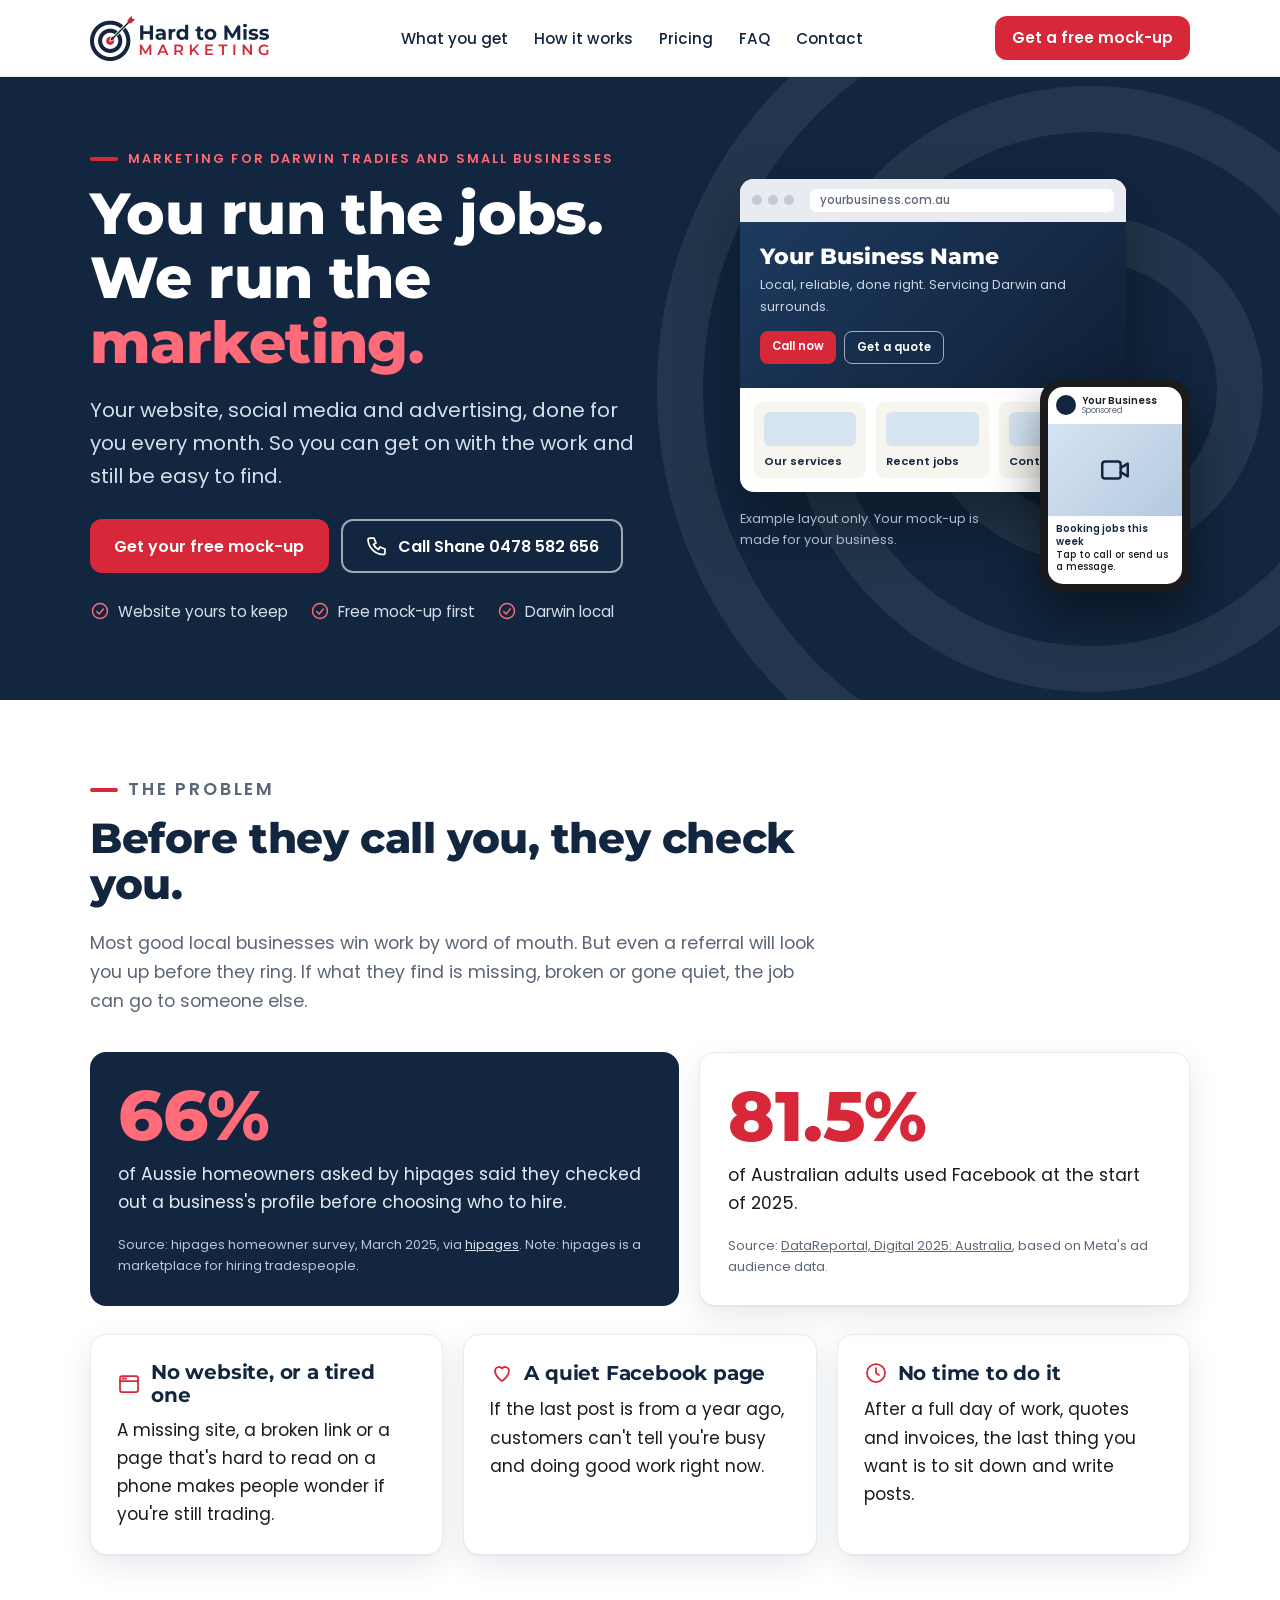
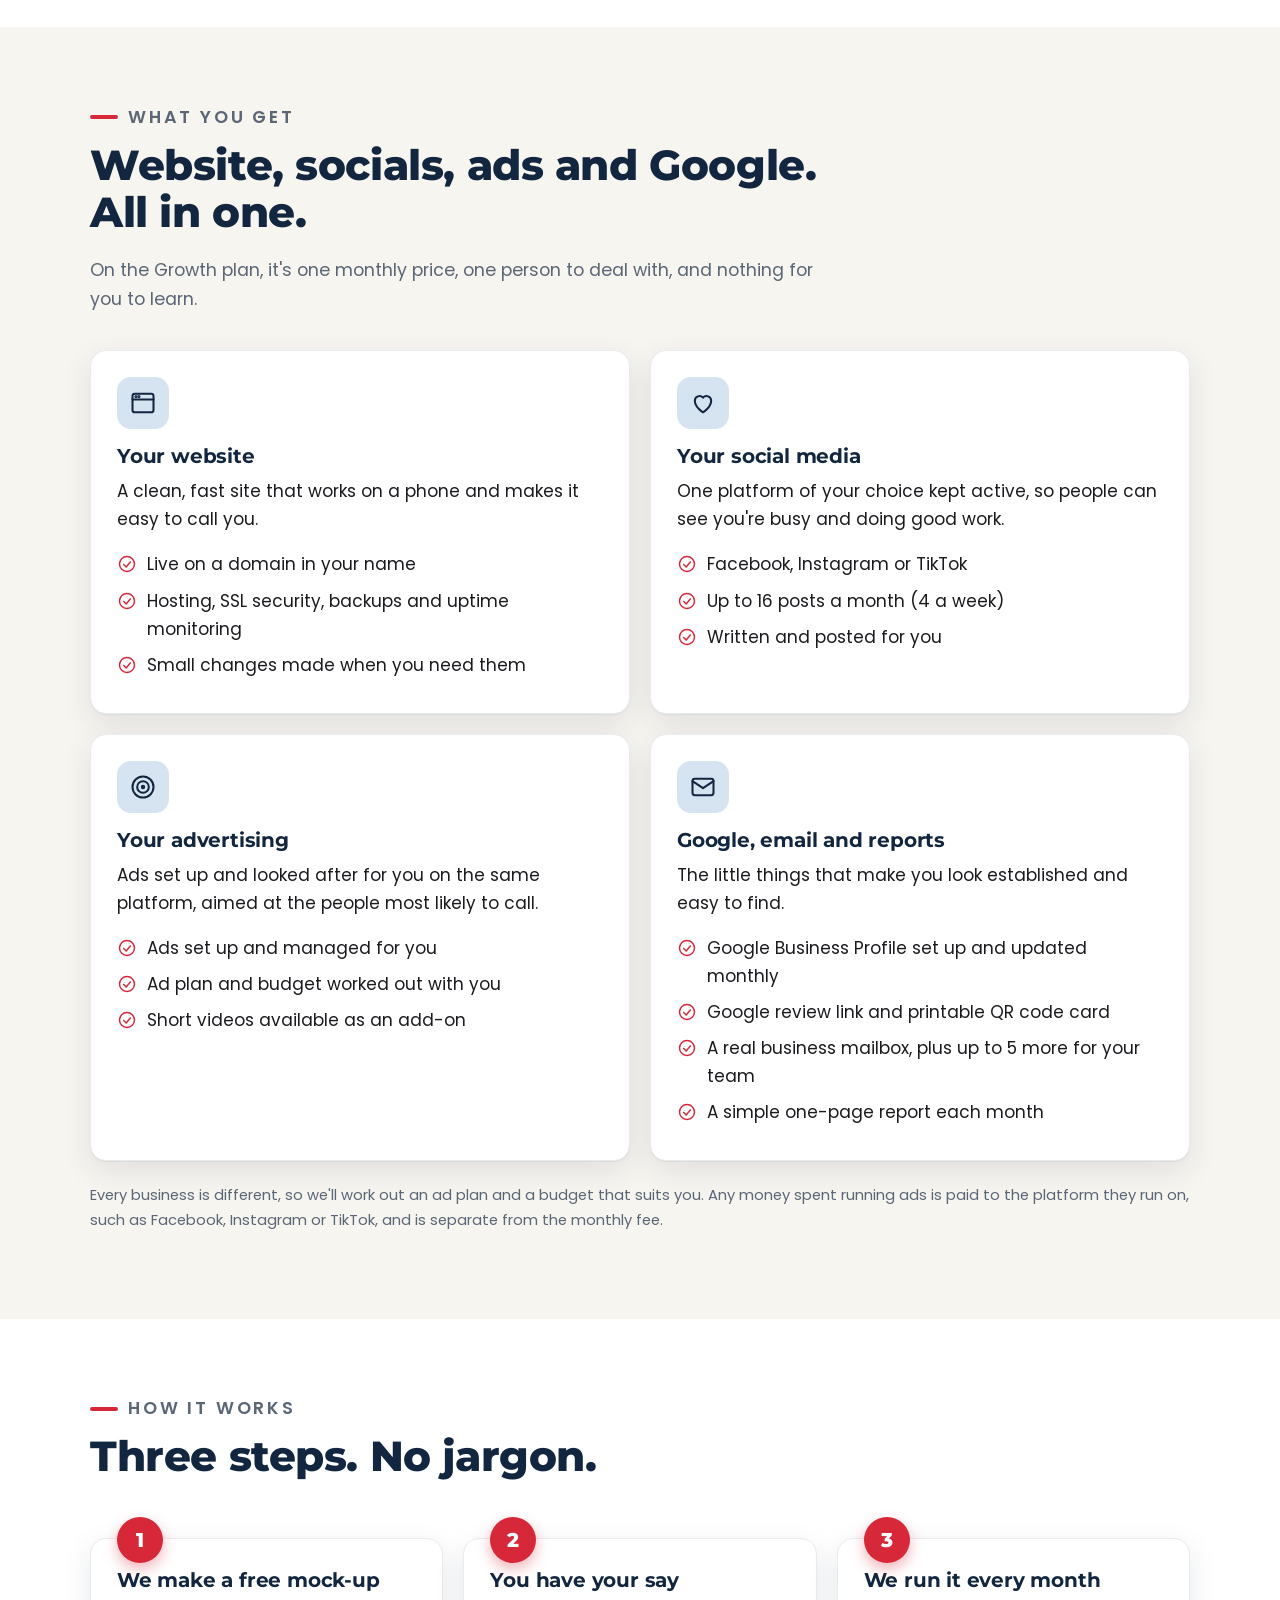
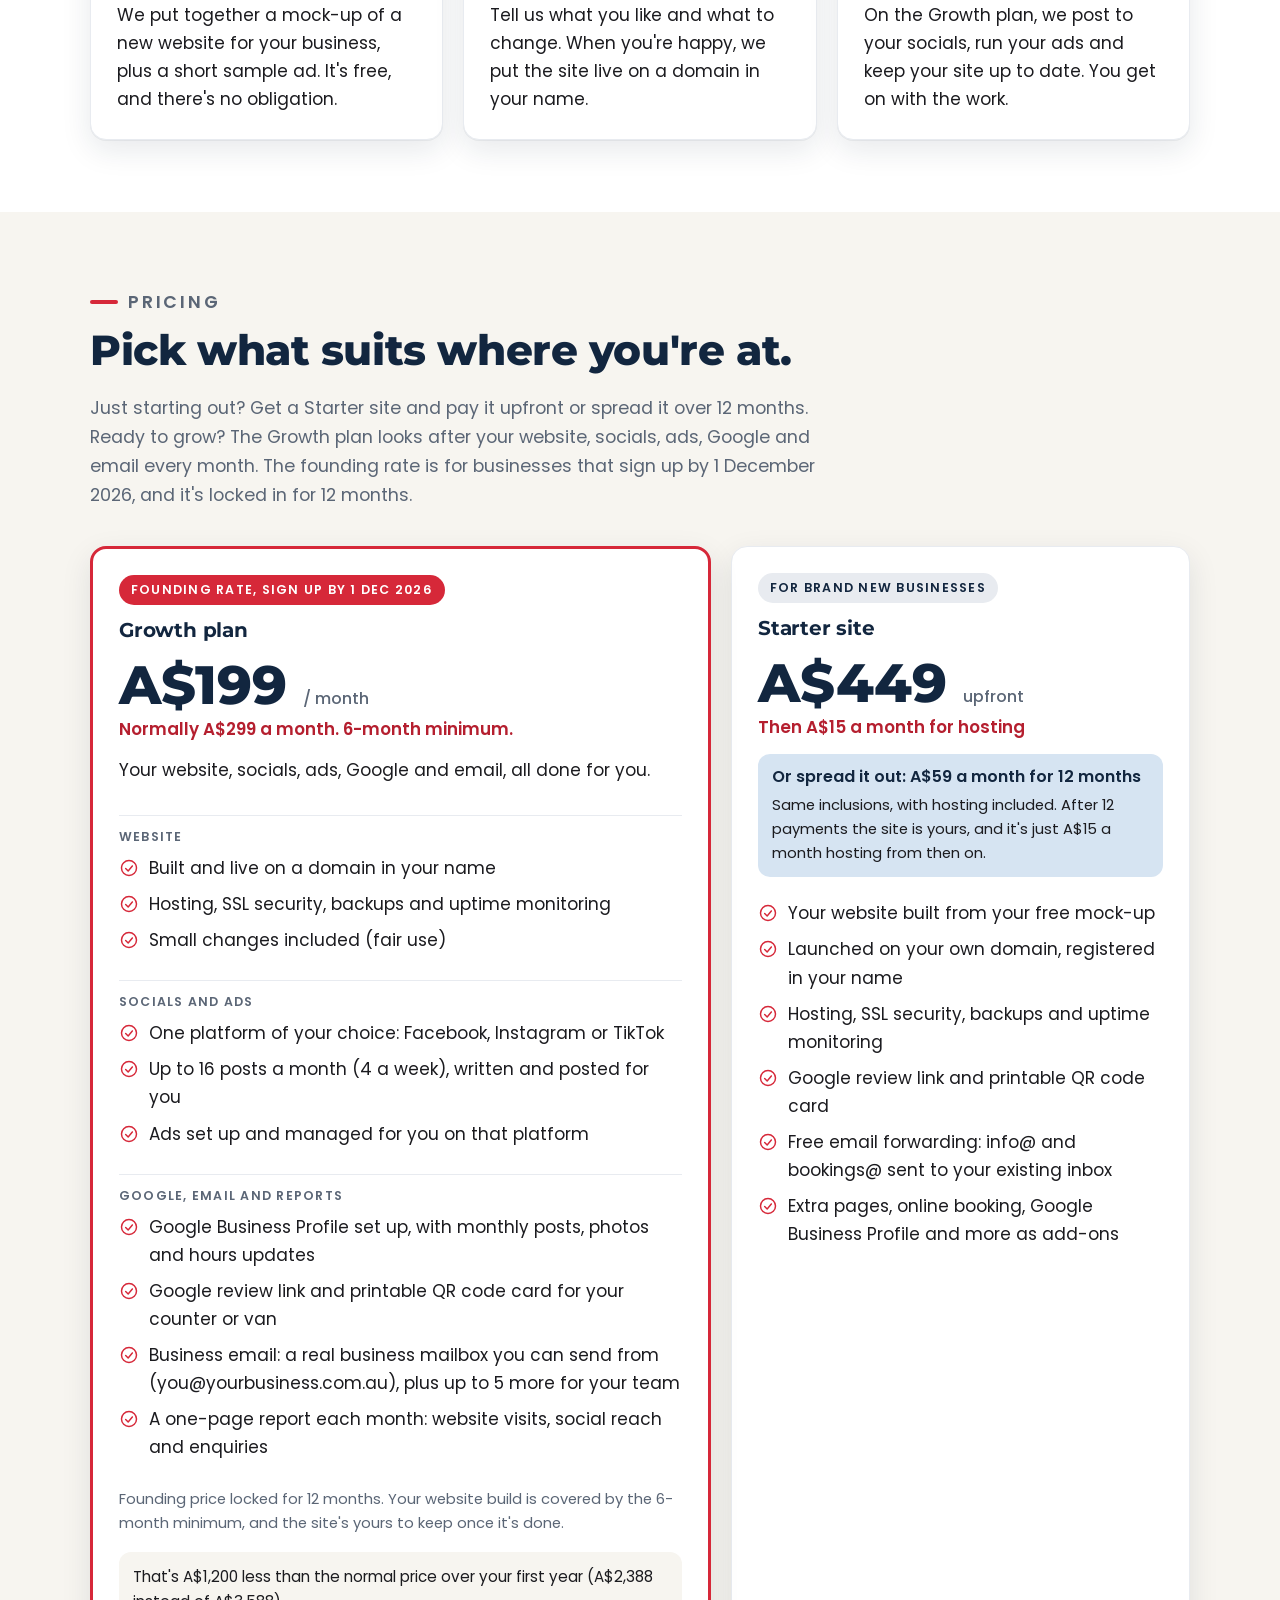
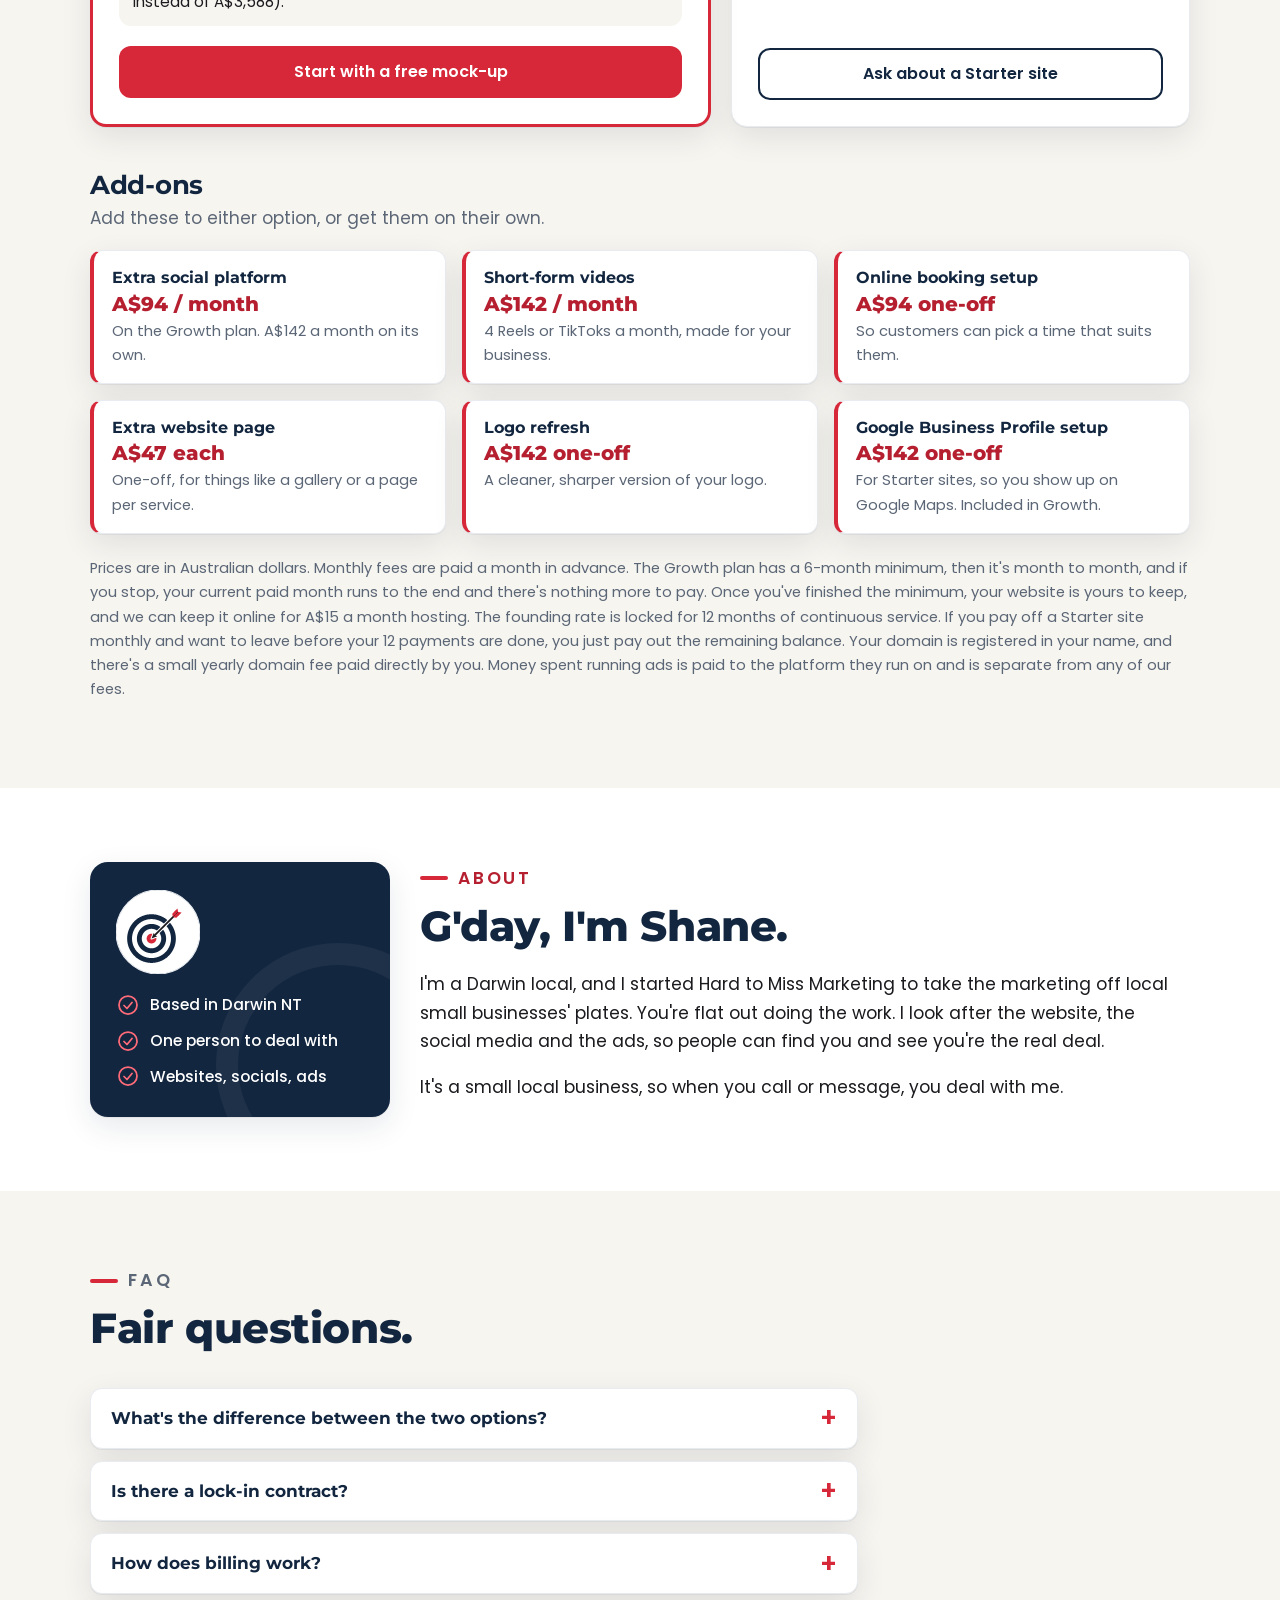
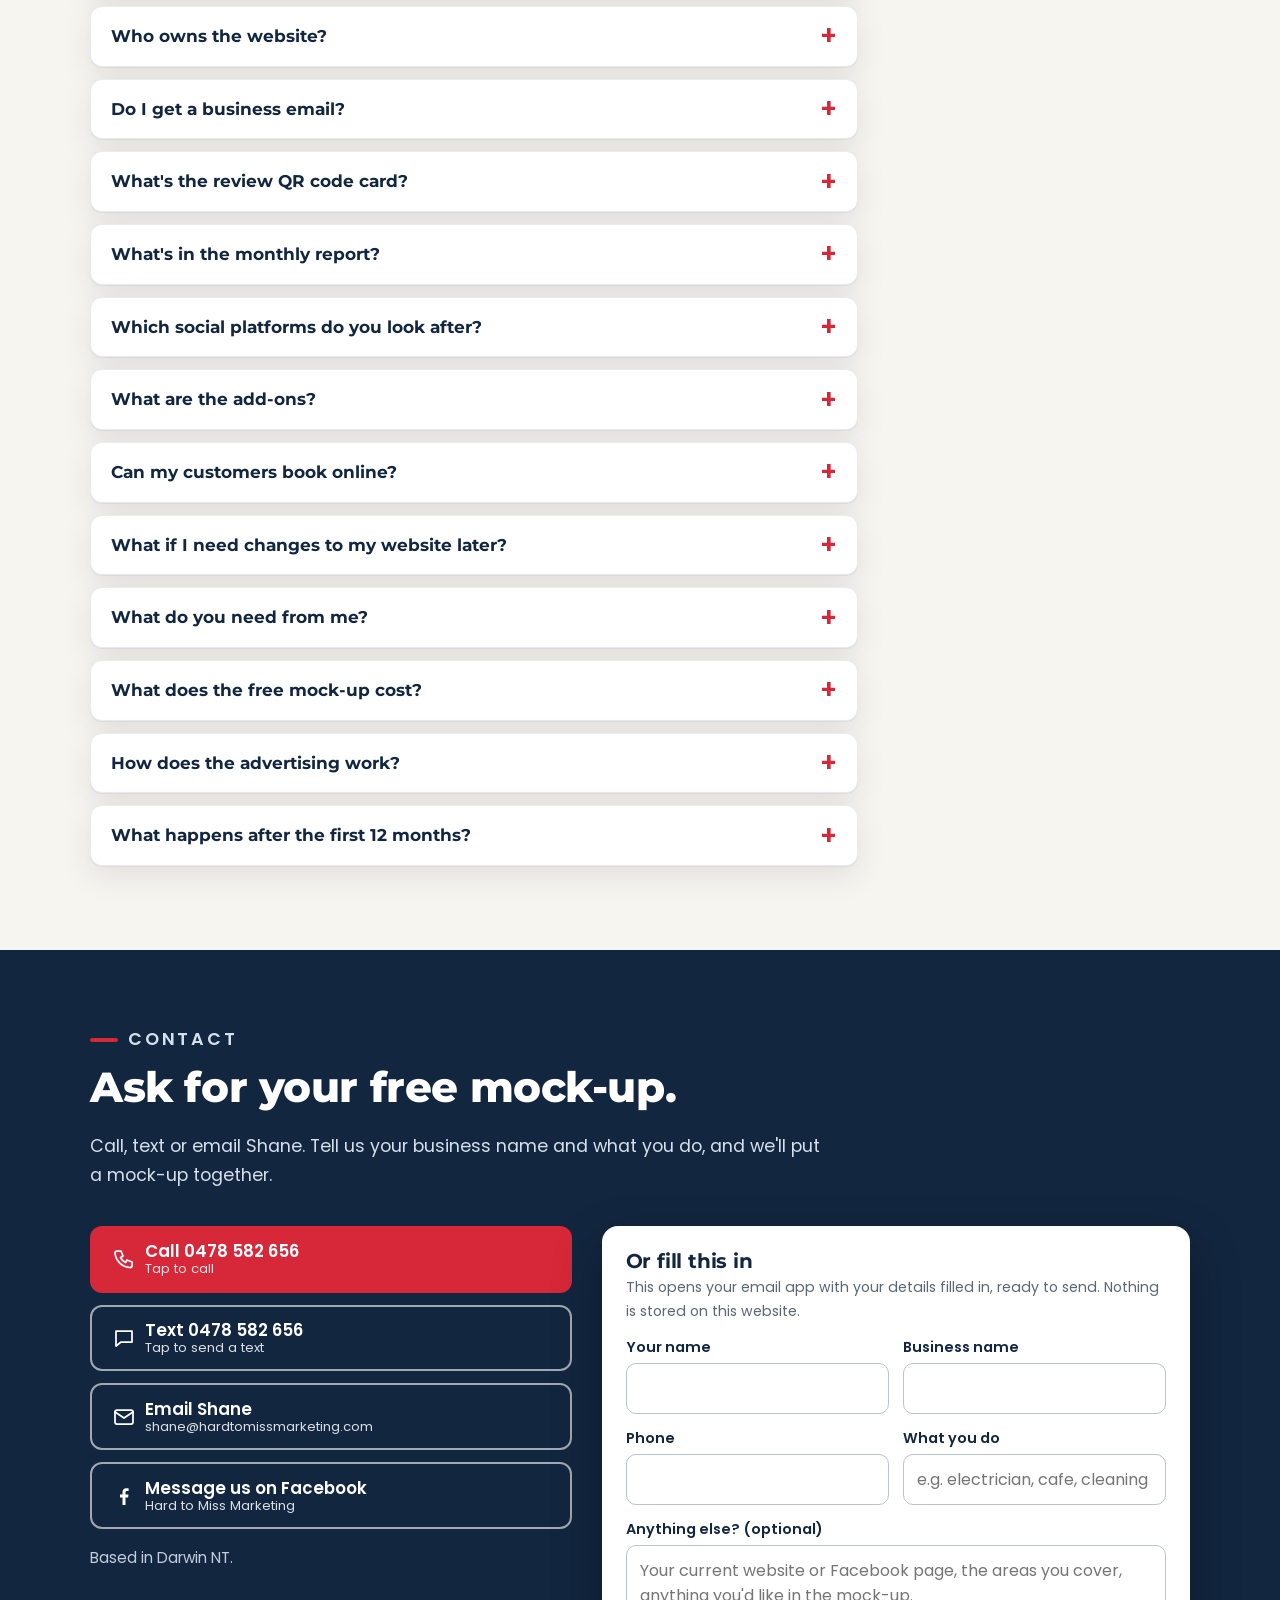
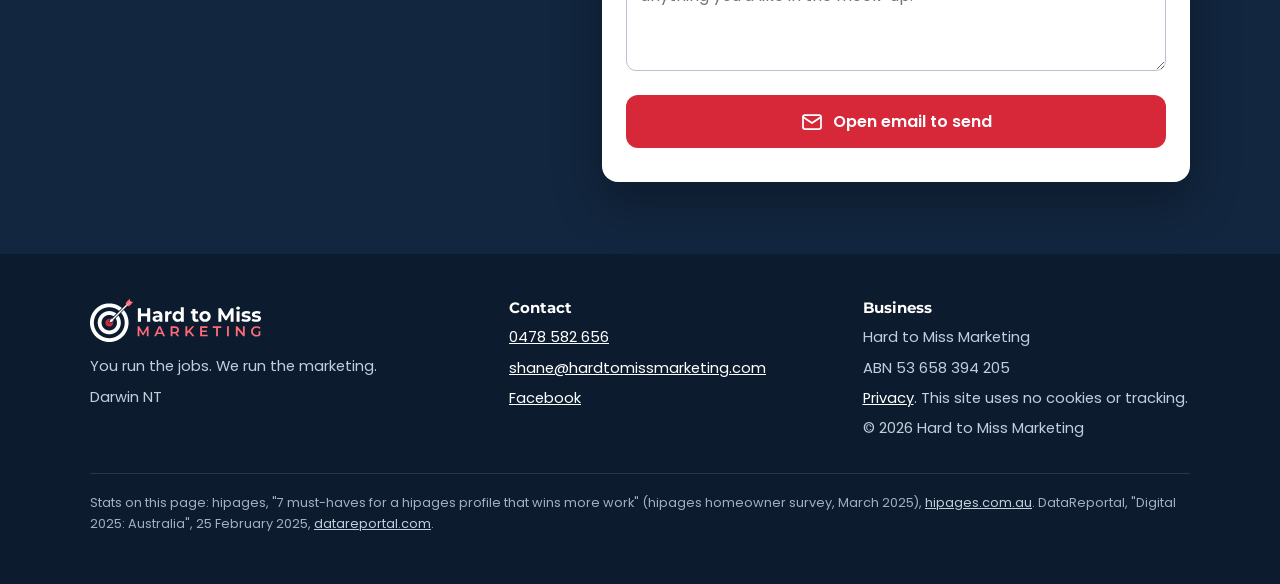
<file: index.html>
<!DOCTYPE html>
<html lang="en-AU">
<head>
<meta name="google-site-verification" content="FmFMCusxviWDBmyF4SJCh7pqLH79XgahpYpPGoC4ecg" />
<meta charset="utf-8">
<meta name="viewport" content="width=device-width, initial-scale=1">
<title>Web Design Darwin | Hard To Miss Marketing</title>
<meta name="description" content="Done-for-you marketing for Darwin small businesses. We look after your website, socials and advertising each month, so you can get on with the work. Ask for a free website mock-up.">
<meta name="theme-color" content="#12263F">
<link rel="canonical" href="https://hardtomissmarketing.com/">
<link rel="icon" href="favicon.svg" type="image/svg+xml">
<link rel="icon" href="favicon.ico" sizes="48x48">
<link rel="icon" href="favicon-32x32.png" type="image/png" sizes="32x32">
<link rel="apple-touch-icon" href="apple-touch-icon.png">
<link rel="preload" href="assets/fonts/Montserrat-ExtraBold.woff2" as="font" type="font/woff2" crossorigin>
<link rel="preload" href="assets/fonts/Poppins-Regular.woff2" as="font" type="font/woff2" crossorigin>
<link rel="stylesheet" href="assets/site.css">
<meta property="og:type" content="website">
<meta property="og:site_name" content="Hard to Miss Marketing">
<meta property="og:locale" content="en_AU">
<meta property="og:title" content="Hard to Miss Marketing | You run the jobs. We run the marketing.">
<meta property="og:description" content="Websites, socials and advertising for Darwin small businesses, done for you. Ask for a free website mock-up.">
<meta property="og:url" content="https://hardtomissmarketing.com/">
<meta property="og:image" content="https://hardtomissmarketing.com/assets/img/og-image.png">
<meta property="og:image:width" content="1200">
<meta property="og:image:height" content="630">
<meta property="og:image:alt" content="Hard to Miss Marketing logo, an archery target with an arrow in the bullseye, and the line You run the jobs. We run the marketing.">
<meta name="twitter:card" content="summary_large_image">
<meta name="twitter:title" content="Hard to Miss Marketing | You run the jobs. We run the marketing.">
<meta name="twitter:description" content="Websites, socials and advertising for Darwin small businesses, done for you.">
<meta name="twitter:image" content="https://hardtomissmarketing.com/assets/img/og-image.png">
<script type="application/ld+json">
{
  "@context": "https://schema.org",
  "@type": "ProfessionalService",
  "@id": "https://hardtomissmarketing.com/#business",
  "name": "Hard to Miss Marketing",
  "slogan": "You run the jobs. We run the marketing.",
  "description": "Done-for-you marketing for small businesses in Darwin: websites, social media, advertising, Google Business Profile and business email on a monthly plan, or a starter website for new businesses.",
  "url": "https://hardtomissmarketing.com/",
  "logo": "https://hardtomissmarketing.com/favicon-192x192.png",
  "image": "https://hardtomissmarketing.com/assets/img/og-image.png",
  "telephone": "+61478582656",
  "email": "shane@hardtomissmarketing.com",
  "founder": {"@type": "Person", "name": "Shane Moodie"},
  "taxID": "53 658 394 205",
  "address": {"@type": "PostalAddress", "addressLocality": "Darwin", "addressRegion": "NT", "addressCountry": "AU"},
  "areaServed": {"@type": "City", "name": "Darwin", "containedInPlace": {"@type": "State", "name": "Northern Territory"}},
  "priceRange": "A$449 starter website, or A$199 to A$299 per month",
  "hasOfferCatalog": {
    "@type": "OfferCatalog",
    "name": "Hard to Miss Marketing pricing",
    "itemListElement": [
      {"@type": "Offer", "name": "Starter site", "description": "A website for brand new businesses, built from your free mock-up and launched on a domain in your name. A$449 upfront plus A$15 a month hosting, or A$59 a month for 12 months with hosting included, then A$15 a month hosting. Includes SSL security, backups, uptime monitoring, a Google review link with a printable QR code card (PDF), and free email forwarding.", "price": "449", "priceCurrency": "AUD"},
      {"@type": "Offer", "name": "Growth plan", "description": "Website, hosting, SSL security, backups, uptime monitoring and small changes (fair use). One social platform of your choice (Facebook, Instagram or TikTok) with up to 16 posts a month, and ad setup and management. Google Business Profile setup and monthly updates, a Google review link with a printable QR code card (PDF), business email with up to 6 separate mailboxes on your domain, and a one-page monthly report emailed each month. Founding rate A$199 a month for businesses that sign up by 1 December 2026, locked in for 12 months. 6-month minimum.", "priceSpecification": {"@type": "UnitPriceSpecification", "price": "299", "priceCurrency": "AUD", "unitText": "MONTH"}},
      {"@type": "Offer", "name": "Extra social platform (add-on)", "description": "Extra social platform managed for you. A$94 a month on the Growth plan, or A$142 a month on its own.", "priceSpecification": {"@type": "UnitPriceSpecification", "price": "94", "priceCurrency": "AUD", "unitText": "MONTH"}},
      {"@type": "Offer", "name": "Short-form videos (add-on)", "description": "4 Reels or TikToks a month, made for your business.", "priceSpecification": {"@type": "UnitPriceSpecification", "price": "142", "priceCurrency": "AUD", "unitText": "MONTH"}},
      {"@type": "Offer", "name": "Online booking setup (add-on)", "description": "Online booking set up with a free booking app. One-off.", "price": "94", "priceCurrency": "AUD"},
      {"@type": "Offer", "name": "Extra website page (add-on)", "description": "One extra page on your website. One-off, per page.", "price": "47", "priceCurrency": "AUD"},
      {"@type": "Offer", "name": "Logo refresh (add-on)", "description": "A cleaner, sharper version of your logo. One-off.", "price": "142", "priceCurrency": "AUD"},
      {"@type": "Offer", "name": "Google Business Profile setup (add-on)", "description": "Google Business Profile set up and tidied. One-off, for Starter sites. Included in the Growth plan.", "price": "142", "priceCurrency": "AUD"}
    ]
  },
  "sameAs": ["https://www.facebook.com/profile.php?id=61595945549937"]
}
</script>
</head>
<body>
<svg width="0" height="0" style="position:absolute" aria-hidden="true" focusable="false">
  <symbol id="i-website" viewBox="0 0 24 24"><rect x="3" y="4" width="18" height="16" rx="2"/><path d="M3 9h18"/><circle cx="6" cy="6.5" r=".5"/><circle cx="8.5" cy="6.5" r=".5"/></symbol>
  <symbol id="i-social" viewBox="0 0 24 24"><path d="M12 20s-7-4.4-7-10a4 4 0 0 1 7-2.6A4 4 0 0 1 19 10c0 5.6-7 10-7 10z"/></symbol>
  <symbol id="i-ads" viewBox="0 0 24 24"><circle cx="12" cy="12" r="9"/><circle cx="12" cy="12" r="5"/><circle cx="12" cy="12" r="1"/></symbol>
  <symbol id="i-video" viewBox="0 0 24 24"><rect x="3" y="6" width="13" height="12" rx="2"/><path d="M16 10.5l5-3v9l-5-3"/></symbol>
  <symbol id="i-phone" viewBox="0 0 24 24"><path d="M5 4h4l2 5-2.5 1.5a11 11 0 0 0 5 5L15 13l5 2v3.5a2 2 0 0 1-2 2A16 16 0 0 1 3 6a2 2 0 0 1 2-2z"/></symbol>
  <symbol id="i-mail" viewBox="0 0 24 24"><rect x="3" y="5" width="18" height="14" rx="2"/><path d="M3 7l9 6 9-6"/></symbol>
  <symbol id="i-check" viewBox="0 0 24 24"><circle cx="12" cy="12" r="9"/><path d="M8 12.5l3 3 5-6"/></symbol>
  <symbol id="i-message" viewBox="0 0 24 24"><path d="M4 5h16v11H9l-5 4z"/></symbol>
  <symbol id="i-camera" viewBox="0 0 24 24"><rect x="3" y="7" width="18" height="13" rx="2"/><path d="M8 7l1.5-3h5L16 7"/><circle cx="12" cy="13.5" r="3.5"/></symbol>
  <symbol id="i-clock" viewBox="0 0 24 24"><circle cx="12" cy="12" r="9"/><path d="M12 7v5l3 2"/></symbol>
  <symbol id="i-work" viewBox="0 0 24 24"><rect x="3" y="7" width="18" height="13" rx="2"/><path d="M9 7V5.5A1.5 1.5 0 0 1 10.5 4h3A1.5 1.5 0 0 1 15 5.5V7M3 13h18"/></symbol>
  <symbol id="i-fb" viewBox="0 0 24 24"><path style="fill:currentColor;stroke:none" d="M13.5 21v-7.6h2.6l.4-3h-3V8.5c0-.9.3-1.5 1.5-1.5h1.6V4.3c-.3 0-1.2-.1-2.3-.1-2.3 0-3.8 1.4-3.8 3.9v2.3H8v3h2.5V21z"/></symbol>
</svg>
<a class="skip" href="#main">Skip to content</a>

<header class="top">
  <div class="wrap">
    <a class="logo" href="#top" aria-label="Hard to Miss Marketing, back to top"><img src="assets/img/logo-colour.svg" alt="Hard to Miss Marketing" width="180" height="46"></a>
    <nav aria-label="Main"><ul class="nav">
      <li><a href="#included">What you get</a></li>
      <li><a href="#how">How it works</a></li>
      <li><a href="#pricing">Pricing</a></li>
      <li><a href="#faq">FAQ</a></li>
      <li><a href="#contact">Contact</a></li>
    </ul></nav>
    <a class="btn btn-red" href="#contact"><span class="long">Get a free mock-up</span><span class="short">Free mock-up</span></a>
  </div>
</header>

<main id="main">
<section class="hero" id="top">
  <svg class="rings" viewBox="0 0 900 900" aria-hidden="true" focusable="false"><circle cx="450" cy="450" r="410"/><circle cx="450" cy="450" r="280"/><circle cx="450" cy="450" r="150"/></svg>
  <div class="wrap">
    <div>
      <p class="eyebrow">Marketing for Darwin tradies and small businesses</p>
      <h1>You run the jobs.<br> We run the <em>marketing.</em></h1>
      <p class="lead">Your website, social media and advertising, done for you every month. So you can get on with the work and still be easy to find.</p>
      <div class="cta">
        <a class="btn btn-red" href="#contact">Get your free mock-up</a>
        <a class="btn btn-ghost" href="tel:+61478582656"><svg class="ico" aria-hidden="true"><use href="#i-phone"/></svg>Call Shane 0478 582 656</a>
      </div>
      <ul class="ticks">
        <li><svg class="ico" aria-hidden="true"><use href="#i-check"/></svg>Website yours to keep</li>
        <li><svg class="ico" aria-hidden="true"><use href="#i-check"/></svg>Free mock-up first</li>
        <li><svg class="ico" aria-hidden="true"><use href="#i-check"/></svg>Darwin local</li>
      </ul>
    </div>
    <figure class="demo" style="margin:0 auto">
      <div aria-hidden="true">
        <div class="browser">
          <div class="bar"><i></i><i></i><i></i><span>yourbusiness.com.au</span></div>
          <div class="site-hero">
            <b>Your Business Name</b>
            <small>Local, reliable, done right. Servicing Darwin and surrounds.</small>
            <div class="fake-btns"><span>Call now</span><span>Get a quote</span></div>
          </div>
          <div class="site-body"><div>Our services</div><div>Recent jobs</div><div>Contact us</div></div>
        </div>
        <div class="phone"><div class="scr">
          <div class="post-h"><i></i><span>Your Business<small>Sponsored</small></span></div>
          <div class="post-img"><svg class="ico"><use href="#i-video"/></svg></div>
          <div class="post-t"><b>Booking jobs this week</b>Tap to call or send us a message.</div>
        </div></div>
      </div>
      <figcaption class="demo-cap">Example layout only. Your mock-up is made for your business.</figcaption>
    </figure>
  </div>
</section>

<section class="sec" id="problem">
  <div class="wrap">
    <div class="sec-head">
      <p class="eyebrow">The problem</p>
      <h2>Before they call you, they check you.</h2>
      <p>Most good local businesses win work by word of mouth. But even a referral will look you up before they ring. If what they find is missing, broken or gone quiet, the job can go to someone else.</p>
    </div>
    <div class="stat-row">
      <div class="stat">
        <b>66%</b>
        <p>of Aussie homeowners asked by hipages said they checked out a business's profile before choosing who to hire.</p>
        <p class="src">Source: hipages homeowner survey, March 2025, via <a href="https://hipages.com.au/business/blog/work-winning-profile" rel="noopener">hipages</a>. Note: hipages is a marketplace for hiring tradespeople.</p>
      </div>
      <div class="stat light">
        <b>81.5%</b>
        <p>of Australian adults used Facebook at the start of 2025.</p>
        <p class="src">Source: <a href="https://datareportal.com/reports/digital-2025-australia" rel="noopener">DataReportal, Digital 2025: Australia</a>, based on Meta's ad audience data.</p>
      </div>
    </div>
    <div class="grid g3">
      <article class="card pain">
        <h3><svg class="ico" aria-hidden="true"><use href="#i-website"/></svg>No website, or a tired one</h3>
        <p>A missing site, a broken link or a page that's hard to read on a phone makes people wonder if you're still trading.</p>
      </article>
      <article class="card pain">
        <h3><svg class="ico" aria-hidden="true"><use href="#i-social"/></svg>A quiet Facebook page</h3>
        <p>If the last post is from a year ago, customers can't tell you're busy and doing good work right now.</p>
      </article>
      <article class="card pain">
        <h3><svg class="ico" aria-hidden="true"><use href="#i-clock"/></svg>No time to do it</h3>
        <p>After a full day of work, quotes and invoices, the last thing you want is to sit down and write posts.</p>
      </article>
    </div>
  </div>
</section>

<section class="sec sec-alt" id="included">
  <div class="wrap">
    <div class="sec-head">
      <p class="eyebrow">What you get</p>
      <h2>Website, socials, ads and Google. All in one.</h2>
      <p>On the Growth plan, it's one monthly price, one person to deal with, and nothing for you to learn.</p>
    </div>
    <div class="grid g2">
      <article class="card inc">
        <div class="badge-ico"><svg class="ico" aria-hidden="true"><use href="#i-website"/></svg></div>
        <h3>Your website</h3>
        <p>A clean, fast site that works on a phone and makes it easy to call you.</p>
        <ul>
          <li><svg class="ico" aria-hidden="true"><use href="#i-check"/></svg>Live on a domain in your name</li>
          <li><svg class="ico" aria-hidden="true"><use href="#i-check"/></svg>Hosting, SSL security, backups and uptime monitoring</li>
          <li><svg class="ico" aria-hidden="true"><use href="#i-check"/></svg>Small changes made when you need them</li>
        </ul>
      </article>
      <article class="card inc">
        <div class="badge-ico"><svg class="ico" aria-hidden="true"><use href="#i-social"/></svg></div>
        <h3>Your social media</h3>
        <p>One platform of your choice kept active, so people can see you're busy and doing good work.</p>
        <ul>
          <li><svg class="ico" aria-hidden="true"><use href="#i-check"/></svg>Facebook, Instagram or TikTok</li>
          <li><svg class="ico" aria-hidden="true"><use href="#i-check"/></svg>Up to 16 posts a month (4 a week)</li>
          <li><svg class="ico" aria-hidden="true"><use href="#i-check"/></svg>Written and posted for you</li>
        </ul>
      </article>
      <article class="card inc">
        <div class="badge-ico"><svg class="ico" aria-hidden="true"><use href="#i-ads"/></svg></div>
        <h3>Your advertising</h3>
        <p>Ads set up and looked after for you on the same platform, aimed at the people most likely to call.</p>
        <ul>
          <li><svg class="ico" aria-hidden="true"><use href="#i-check"/></svg>Ads set up and managed for you</li>
          <li><svg class="ico" aria-hidden="true"><use href="#i-check"/></svg>Ad plan and budget worked out with you</li>
          <li><svg class="ico" aria-hidden="true"><use href="#i-check"/></svg>Short videos available as an add-on</li>
        </ul>
      </article>
      <article class="card inc">
        <div class="badge-ico"><svg class="ico" aria-hidden="true"><use href="#i-mail"/></svg></div>
        <h3>Google, email and reports</h3>
        <p>The little things that make you look established and easy to find.</p>
        <ul>
          <li><svg class="ico" aria-hidden="true"><use href="#i-check"/></svg>Google Business Profile set up and updated monthly</li>
          <li><svg class="ico" aria-hidden="true"><use href="#i-check"/></svg>Google review link and printable QR code card</li>
          <li><svg class="ico" aria-hidden="true"><use href="#i-check"/></svg>A real business mailbox, plus up to 5 more for your team</li>
          <li><svg class="ico" aria-hidden="true"><use href="#i-check"/></svg>A simple one-page report each month</li>
        </ul>
      </article>
    </div>
    <p class="note">Every business is different, so we'll work out an ad plan and a budget that suits you. Any money spent running ads is paid to the platform they run on, such as Facebook, Instagram or TikTok, and is separate from the monthly fee.</p>
  </div>
</section>

<section class="sec" id="how">
  <div class="wrap">
    <div class="sec-head">
      <p class="eyebrow">How it works</p>
      <h2>Three steps. No jargon.</h2>
    </div>
    <div class="grid g3 steps">
      <article class="card step">
        <div class="num" aria-hidden="true">1</div>
        <h3>We make a free mock-up</h3>
        <p>We put together a mock-up of a new website for your business, plus a short sample ad. It's free, and there's no obligation.</p>
      </article>
      <article class="card step">
        <div class="num" aria-hidden="true">2</div>
        <h3>You have your say</h3>
        <p>Tell us what you like and what to change. When you're happy, we put the site live on a domain in your name.</p>
      </article>
      <article class="card step">
        <div class="num" aria-hidden="true">3</div>
        <h3>We run it every month</h3>
        <p>On the Growth plan, we post to your socials, run your ads and keep your site up to date. You get on with the work.</p>
      </article>
    </div>
  </div>
</section>

<section class="sec sec-alt" id="pricing">
  <div class="wrap">
    <div class="sec-head">
      <p class="eyebrow">Pricing</p>
      <h2>Pick what suits where you're at.</h2>
      <p>Just starting out? Get a Starter site and pay it upfront or spread it over 12 months. Ready to grow? The Growth plan looks after your website, socials, ads, Google and email every month. The founding rate is for businesses that sign up by 1 December 2026, and it's locked in for 12 months.</p>
    </div>
    <div class="grid prices">
      <article class="card price-card founding">
        <span class="flag">Founding rate, sign up by 1 Dec 2026</span>
        <h3>Growth plan</h3>
        <div class="amount">A$199 <small>/ month</small></div>
        <p class="first">Normally A$299 a month. 6-month minimum.</p>
        <p>Your website, socials, ads, Google and email, all done for you.</p>
        <p class="pgroup">Website</p>
        <ul>
          <li><svg class="ico" aria-hidden="true"><use href="#i-check"/></svg>Built and live on a domain in your name</li>
          <li><svg class="ico" aria-hidden="true"><use href="#i-check"/></svg>Hosting, SSL security, backups and uptime monitoring</li>
          <li><svg class="ico" aria-hidden="true"><use href="#i-check"/></svg>Small changes included (fair use)</li>
        </ul>
        <p class="pgroup">Socials and ads</p>
        <ul>
          <li><svg class="ico" aria-hidden="true"><use href="#i-check"/></svg>One platform of your choice: Facebook, Instagram or TikTok</li>
          <li><svg class="ico" aria-hidden="true"><use href="#i-check"/></svg>Up to 16 posts a month (4 a week), written and posted for you</li>
          <li><svg class="ico" aria-hidden="true"><use href="#i-check"/></svg>Ads set up and managed for you on that platform</li>
        </ul>
        <p class="pgroup">Google, email and reports</p>
        <ul>
          <li><svg class="ico" aria-hidden="true"><use href="#i-check"/></svg>Google Business Profile set up, with monthly posts, photos and hours updates</li>
          <li><svg class="ico" aria-hidden="true"><use href="#i-check"/></svg>Google review link and printable QR code card for your counter or van</li>
          <li><svg class="ico" aria-hidden="true"><use href="#i-check"/></svg>Business email: a real business mailbox you can send from (you@yourbusiness.com.au), plus up to 5 more for your team</li>
          <li><svg class="ico" aria-hidden="true"><use href="#i-check"/></svg>A one-page report each month: website visits, social reach and enquiries</li>
        </ul>
        <p class="terms">Founding price locked for 12 months. Your website build is covered by the 6-month minimum, and the site's yours to keep once it's done.</p>
        <p class="save">That's A$1,200 less than the normal price over your first year (A$2,388 instead of A$3,588).</p>
        <a class="btn btn-red" href="#contact">Start with a free mock-up</a>
      </article>
      <article class="card price-card">
        <span class="flag grey">For brand new businesses</span>
        <h3>Starter site</h3>
        <div class="amount">A$449 <small>upfront</small></div>
        <p class="first">Then A$15 a month for hosting</p>
        <div class="payopt">
          <b>Or spread it out: A$59 a month for 12 months</b>
          <span>Same inclusions, with hosting included. After 12 payments the site is yours, and it's just A$15 a month hosting from then on.</span>
        </div>
        <ul>
          <li><svg class="ico" aria-hidden="true"><use href="#i-check"/></svg>Your website built from your free mock-up</li>
          <li><svg class="ico" aria-hidden="true"><use href="#i-check"/></svg>Launched on your own domain, registered in your name</li>
          <li><svg class="ico" aria-hidden="true"><use href="#i-check"/></svg>Hosting, SSL security, backups and uptime monitoring</li>
          <li><svg class="ico" aria-hidden="true"><use href="#i-check"/></svg>Google review link and printable QR code card</li>
          <li><svg class="ico" aria-hidden="true"><use href="#i-check"/></svg>Free email forwarding: info@ and bookings@ sent to your existing inbox</li>
          <li><svg class="ico" aria-hidden="true"><use href="#i-check"/></svg>Extra pages, online booking, Google Business Profile and more as add-ons</li>
        </ul>
        <a class="btn btn-line" href="#contact">Ask about a Starter site</a>
      </article>
    </div>

    <div class="addons" id="addons">
      <h3>Add-ons</h3>
      <p class="addons-intro">Add these to either option, or get them on their own.</p>
      <div class="grid addon-grid">
        <div class="addon"><b>Extra social platform</b><span class="ap">A$94 / month</span><span>On the Growth plan. A$142 a month on its own.</span></div>
        <div class="addon"><b>Short-form videos</b><span class="ap">A$142 / month</span><span>4 Reels or TikToks a month, made for your business.</span></div>
        <div class="addon"><b>Online booking setup</b><span class="ap">A$94 one-off</span><span>So customers can pick a time that suits them.</span></div>
        <div class="addon"><b>Extra website page</b><span class="ap">A$47 each</span><span>One-off, for things like a gallery or a page per service.</span></div>
        <div class="addon"><b>Logo refresh</b><span class="ap">A$142 one-off</span><span>A cleaner, sharper version of your logo.</span></div>
        <div class="addon"><b>Google Business Profile setup</b><span class="ap">A$142 one-off</span><span>For Starter sites, so you show up on Google Maps. Included in Growth.</span></div>
      </div>
    </div>

    <p class="note">Prices are in Australian dollars. Monthly fees are paid a month in advance. The Growth plan has a 6-month minimum, then it's month to month, and if you stop, your current paid month runs to the end and there's nothing more to pay. Once you've finished the minimum, your website is yours to keep, and we can keep it online for A$15 a month hosting. The founding rate is locked for 12 months of continuous service. If you pay off a Starter site monthly and want to leave before your 12 payments are done, you just pay out the remaining balance. Your domain is registered in your name, and there's a small yearly domain fee paid directly by you. Money spent running ads is paid to the platform they run on and is separate from any of our fees.</p>
  </div>
</section>

<section class="sec" id="about">
  <div class="wrap about">
    <div class="about-card">
      <img src="assets/img/icon-circle.svg" alt="Hard to Miss Marketing logo mark, an archery target with an arrow in the bullseye" width="96" height="96">
      <ul>
        <li><svg class="ico" aria-hidden="true"><use href="#i-check"/></svg>Based in Darwin NT</li>
        <li><svg class="ico" aria-hidden="true"><use href="#i-check"/></svg>One person to deal with</li>
        <li><svg class="ico" aria-hidden="true"><use href="#i-check"/></svg>Websites, socials, ads</li>
      </ul>
    </div>
    <div>
      <p class="eyebrow">About</p>
      <h2>G'day, I'm Shane.</h2>
      <p>I'm a Darwin local, and I started Hard to Miss Marketing to take the marketing off local small businesses' plates. You're flat out doing the work. I look after the website, the social media and the ads, so people can find you and see you're the real deal.</p>
      <p>It's a small local business, so when you call or message, you deal with me.</p>
    </div>
  </div>
</section>

<section class="sec sec-alt" id="faq">
  <div class="wrap">
    <div class="sec-head">
      <p class="eyebrow">FAQ</p>
      <h2>Fair questions.</h2>
    </div>
    <div class="faq">
      <details>
        <summary>What's the difference between the two options?</summary>
        <p>The Starter site is for brand new businesses that want a good website to get going. You pay A$449 upfront plus A$15 a month for hosting, or A$59 a month for 12 months with hosting included. Either way you get SSL security, backups and uptime monitoring, a Google review link and printable QR code card, and free email forwarding to your existing inbox. The Growth plan is for businesses that want it all done for them: your website, one social platform, your ads, your Google Business Profile, a real business mailbox and a monthly report, looked after every month for A$299 a month (A$199 a month if you sign up by 1 December 2026, locked in for 12 months).</p>
      </details>
      <details>
        <summary>Is there a lock-in contract?</summary>
        <p>The Growth plan has a 6-month minimum, which covers the cost of building your website. After that it's month to month, and if you decide to stop, we finish out the month you've already paid for and that's it. A Starter site paid upfront has no minimum, just A$15 a month hosting to keep it online. If you're paying a Starter site off monthly, it's 12 payments, and if you want to leave early you just pay out what's left.</p>
      </details>
      <details>
        <summary>How does billing work?</summary>
        <p>Monthly fees are paid a month in advance, in Australian dollars. The Starter site is either a single A$449 payment plus A$15 a month hosting, or A$59 a month for 12 months with hosting included. One-off add-ons are paid when the work is done. Your domain has a small yearly fee paid directly by you.</p>
      </details>
      <details>
        <summary>Who owns the website?</summary>
        <p>Your domain is always yours, because it's registered in your name. Your social pages stay yours too. We just need access to post for you. A Starter site paid upfront is yours from the start. If you pay it off monthly, it's yours after your 12th payment. On the Growth plan, your website build is covered by the 6-month minimum, and once you've finished it, the site is yours to keep. If you leave the plan after that, we can keep it online for A$15 a month hosting.</p>
      </details>
      <details>
        <summary>Do I get a business email?</summary>
        <p>On a Starter site, you get free email forwarding. Addresses like info@ and bookings@ on your own domain are forwarded to the inbox you already use, so you can receive email at them, but replies come from your existing address. On the Growth plan, you get a real business mailbox you can send from, like you@yourbusiness.com.au, plus up to 5 more for your team, so up to 6 in total. Each one is a separate mailbox with its own login, all on your domain, like info@, bookings@ or a staff member's name. We set them up and look after them, and they work on your phone and computer. Either way, it's on your own domain, so it's yours. If you'd like Google Workspace or Microsoft 365 instead, we can upgrade you for about A$16 per mailbox a month, billed by us.</p>
      </details>
      <details>
        <summary>What's the review QR code card?</summary>
        <p>It's a printable PDF with your Google review link and a QR code on it. Print it yourself and pop it on your counter, in your van or on the back of an invoice. Customers scan it with their phone and go straight to leaving you a review. It's included with both options.</p>
      </details>
      <details>
        <summary>What's in the monthly report?</summary>
        <p>One page, in plain English: how many people visited your website, how far your social posts reached, and how many enquiries came through. There's nothing to log in to. It just lands in your inbox.</p>
      </details>
      <details>
        <summary>Which social platforms do you look after?</summary>
        <p>On the Growth plan, you pick one: Facebook, Instagram or TikTok, whichever your customers use most. We post up to 16 times a month (4 a week) and run your ads there. Want more than one? Each extra platform is A$94 a month on the Growth plan, or A$142 a month on its own.</p>
      </details>
      <details>
        <summary>What are the add-ons?</summary>
        <p>Extras you can add to either option, or get on their own: an extra social platform (A$94 a month on the Growth plan, A$142 a month on its own), short-form videos (4 Reels or TikToks for A$142 a month), online booking setup (A$94 one-off), extra website pages (A$47 each), a logo refresh (A$142 one-off) and Google Business Profile setup (A$142 one-off, for Starter sites, as it's already included in Growth).</p>
      </details>
      <details>
        <summary>Can my customers book online?</summary>
        <p>Yes, if you want them to. Online booking setup is a one-off add-on for A$94, using a free booking app, so customers can pick a time that suits them.</p>
      </details>
      <details>
        <summary>What if I need changes to my website later?</summary>
        <p>On the Growth plan, small changes are included on a fair use basis, like updating your prices, hours, photos or a bit of text. Bigger changes, like a new section or a redesign, are booked in as a refresh and priced on what the job needs. On a Starter site, extra pages are A$47 each, and anything else we'll quote as a small one-off job before we start.</p>
      </details>
      <details>
        <summary>What do you need from me?</summary>
        <p>Not much. Your business name, the work you do and the areas you cover, the phone number and email you want customers to use, any photos of your jobs, and access to your social page and Google Business Profile if you're on the Growth plan. We sort out the rest.</p>
      </details>
      <details>
        <summary>What does the free mock-up cost?</summary>
        <p>Nothing. We make a mock-up of a new website for your business and a short sample ad. Have a look, and if it's not for you, no worries.</p>
      </details>
      <details>
        <summary>How does the advertising work?</summary>
        <p>On the Growth plan, your monthly fee covers setting up and managing your ads on your chosen platform. Every business is different, so we'll talk it through and work out an ad budget that suits you. Money spent running ads is paid to the platform they run on, such as Facebook, Instagram or TikTok, and is separate from the monthly fee.</p>
      </details>
      <details>
        <summary>What happens after the first 12 months?</summary>
        <p>On the Growth plan, founding clients move to the normal price of A$299 a month after 12 months, still month to month. If you paid off a Starter site monthly, it's all yours after 12 payments and you just pay A$15 a month hosting from then on.</p>
      </details>
    </div>
  </div>
</section>

<section class="sec dark" id="contact">
  <div class="wrap">
    <div class="sec-head">
      <p class="eyebrow">Contact</p>
      <h2>Ask for your free mock-up.</h2>
      <p>Call, text or email Shane. Tell us your business name and what you do, and we'll put a mock-up together.</p>
    </div>
    <div class="contact-grid">
      <div>
        <div class="big-btns">
          <a class="btn btn-red" href="tel:+61478582656"><svg class="ico" aria-hidden="true"><use href="#i-phone"/></svg><span>Call 0478 582 656<small>Tap to call</small></span></a>
          <a class="btn btn-ghost" href="sms:+61478582656"><svg class="ico" aria-hidden="true"><use href="#i-message"/></svg><span>Text 0478 582 656<small>Tap to send a text</small></span></a>
          <a class="btn btn-ghost" href="mailto:shane@hardtomissmarketing.com?subject=Free%20mock-up%20request"><svg class="ico" aria-hidden="true"><use href="#i-mail"/></svg><span>Email Shane<small>shane@hardtomissmarketing.com</small></span></a>
          <a class="btn btn-ghost" href="https://www.facebook.com/profile.php?id=61595945549937" rel="noopener"><svg class="ico" aria-hidden="true"><use href="#i-fb"/></svg><span>Message us on Facebook<small>Hard to Miss Marketing</small></span></a>
        </div>
        <p class="where">Based in Darwin NT.</p>
      </div>
      <form class="mail" id="mockup-form" action="mailto:shane@hardtomissmarketing.com?subject=Free%20mock-up%20request" method="post" enctype="text/plain">
        <h3>Or fill this in</h3>
        <p class="hint">This opens your email app with your details filled in, ready to send. Nothing is stored on this website.</p>
        <div class="fields">
          <div><label for="f-name">Your name</label><input id="f-name" name="Name" autocomplete="name" required></div>
          <div><label for="f-biz">Business name</label><input id="f-biz" name="Business" autocomplete="organization" required></div>
          <div><label for="f-phone">Phone</label><input id="f-phone" name="Phone" type="tel" autocomplete="tel" inputmode="tel"></div>
          <div><label for="f-trade">What you do</label><input id="f-trade" name="Trade" placeholder="e.g. electrician, cafe, cleaning"></div>
          <div class="full"><label for="f-msg">Anything else? (optional)</label><textarea id="f-msg" name="Message" rows="4" placeholder="Your current website or Facebook page, the areas you cover, anything you'd like in the mock-up."></textarea></div>
        </div>
        <button class="btn btn-red" type="submit"><svg class="ico" aria-hidden="true"><use href="#i-mail"/></svg>Open email to send</button>
        <p class="form-msg" id="form-msg" role="status" aria-live="polite"></p>
      </form>
    </div>
  </div>
</section>
</main>

<footer class="foot">
  <div class="wrap">
    <div>
      <img src="assets/img/htm-logo-horizontal-reversed.svg" alt="Hard to Miss Marketing" width="172" height="44">
      <p>You run the jobs. We run the marketing.</p>
      <p>Darwin NT</p>
    </div>
    <div>
      <h4>Contact</h4>
      <p><a href="tel:+61478582656">0478 582 656</a></p>
      <p><a href="mailto:shane@hardtomissmarketing.com">shane@hardtomissmarketing.com</a></p>
      <p><a href="https://www.facebook.com/profile.php?id=61595945549937" rel="noopener">Facebook</a></p>
    </div>
    <div>
      <h4>Business</h4>
      <p>Hard to Miss Marketing</p>
      <p>ABN 53 658 394 205</p>
      <p><a href="privacy.html">Privacy</a>. This site uses no cookies or tracking.</p>
      <p>&copy; 2026 Hard to Miss Marketing</p>
    </div>
    <p class="sources">Stats on this page: hipages, "7 must-haves for a hipages profile that wins more work" (hipages homeowner survey, March 2025), <a href="https://hipages.com.au/business/blog/work-winning-profile" rel="noopener">hipages.com.au</a>. DataReportal, "Digital 2025: Australia", 25 February 2025, <a href="https://datareportal.com/reports/digital-2025-australia" rel="noopener">datareportal.com</a>.</p>
  </div>
</footer>

<nav class="mbar" aria-label="Quick contact">
  <a class="btn btn-red" href="tel:+61478582656"><svg class="ico" aria-hidden="true"><use href="#i-phone"/></svg>Call Shane</a>
  <a class="btn btn-ghost" href="#contact">Free mock-up</a>
</nav>

<script>
(function(){
  var f=document.getElementById('mockup-form');if(!f)return;
  f.addEventListener('submit',function(e){
    e.preventDefault();
    if(!f.reportValidity())return;
    var v=function(id){return document.getElementById(id).value.trim()};
    var biz=v('f-biz');
    var body='Hi Shane,\n\nI would like a free website mock-up.\n\n'+
      'Name: '+v('f-name')+'\nBusiness: '+biz+'\nPhone: '+v('f-phone')+'\nWhat we do: '+v('f-trade')+'\n\n'+v('f-msg')+'\n';
    var href='mailto:shane@hardtomissmarketing.com?subject='+encodeURIComponent('Free mock-up request: '+biz)+'&body='+encodeURIComponent(body);
    window.location.href=href;
    document.getElementById('form-msg').textContent='Your email app should open now with everything filled in. Just press send. If nothing happens, email shane@hardtomissmarketing.com or call 0478 582 656.';
  });
})();
</script>
</body>
</html>
</file>
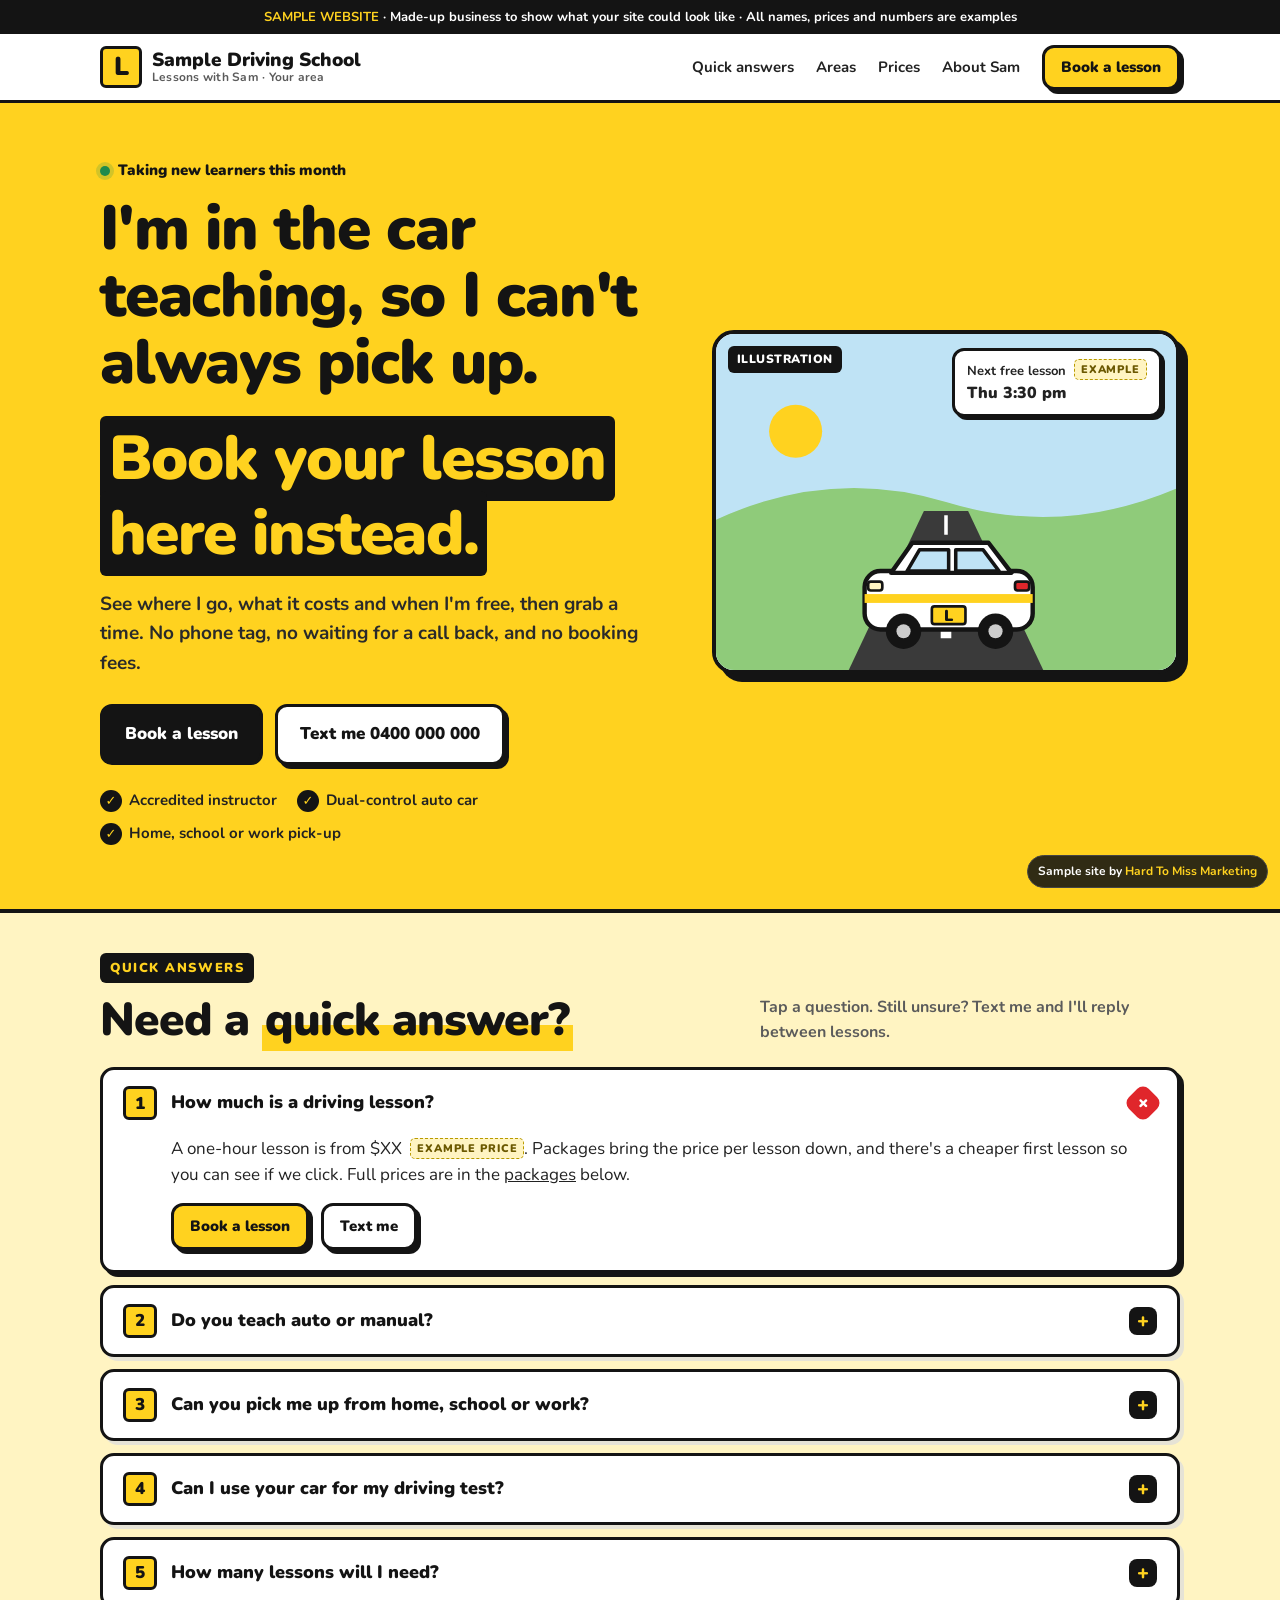
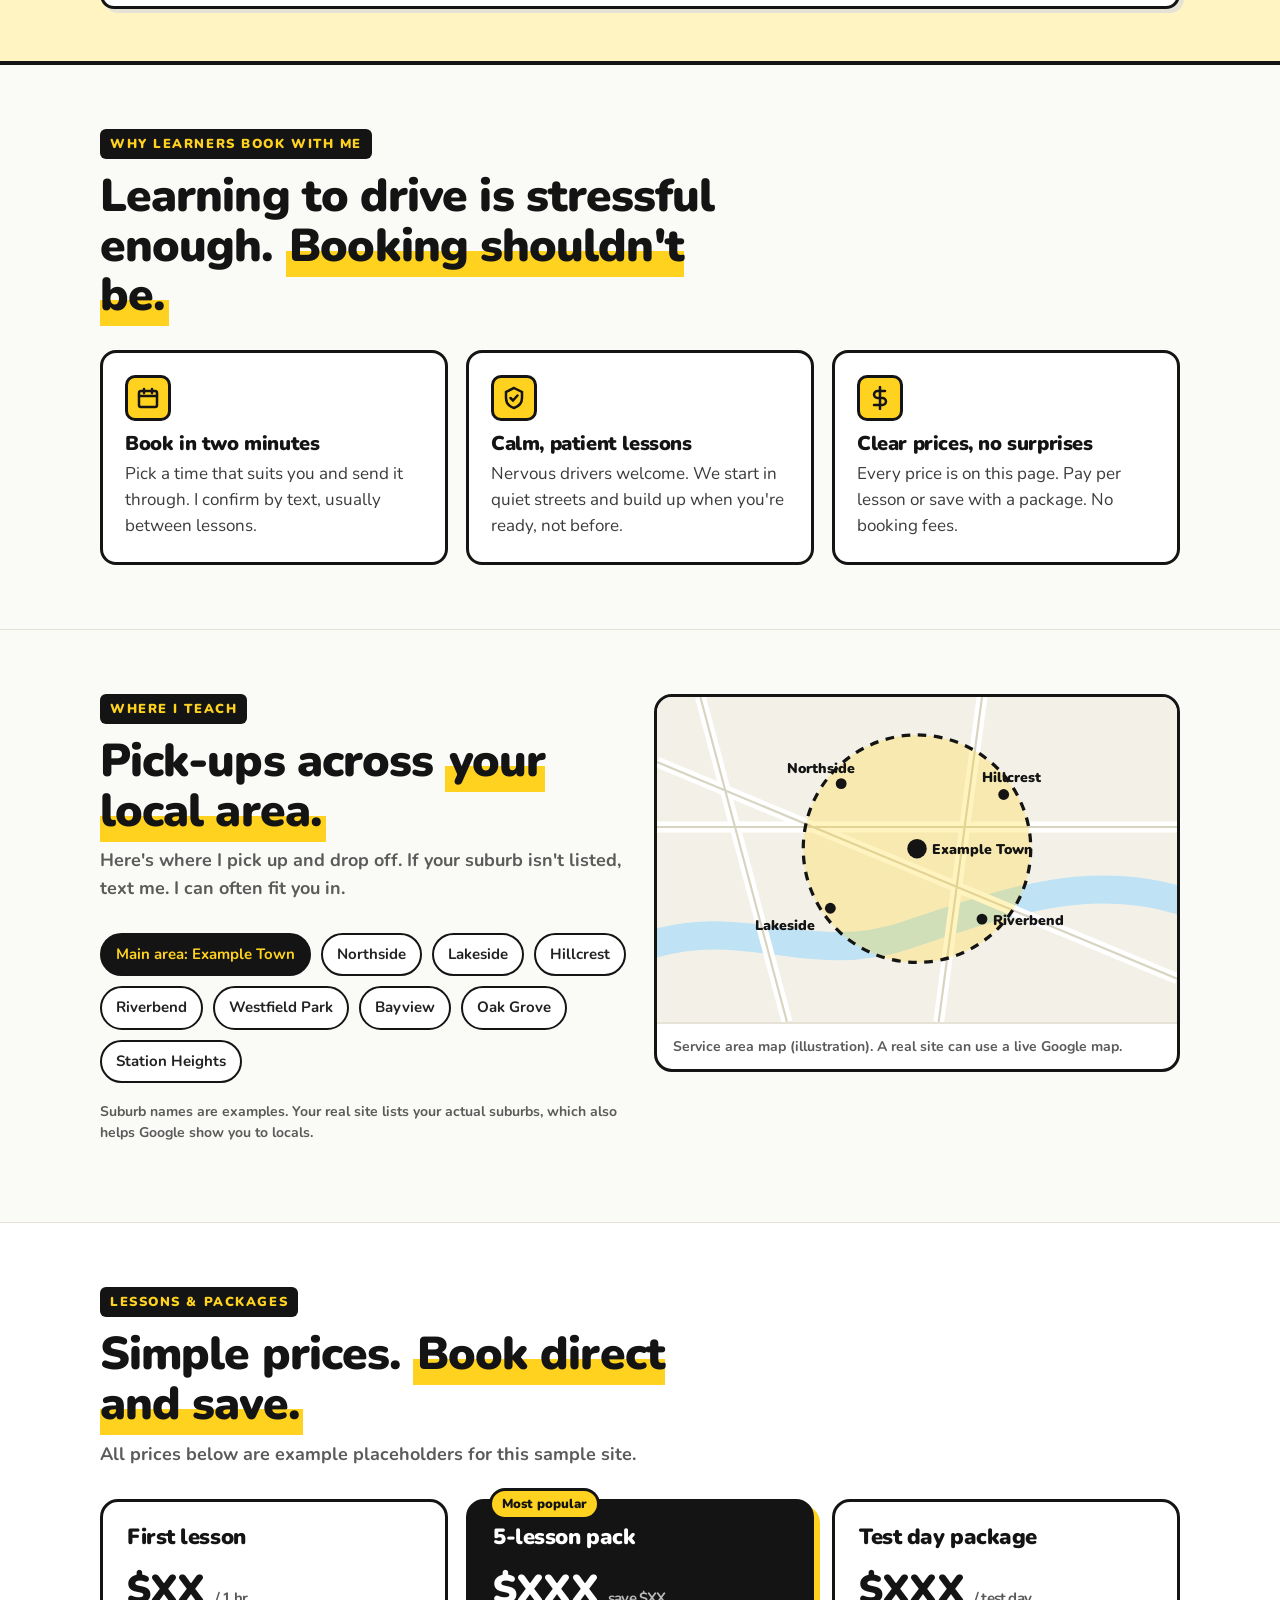
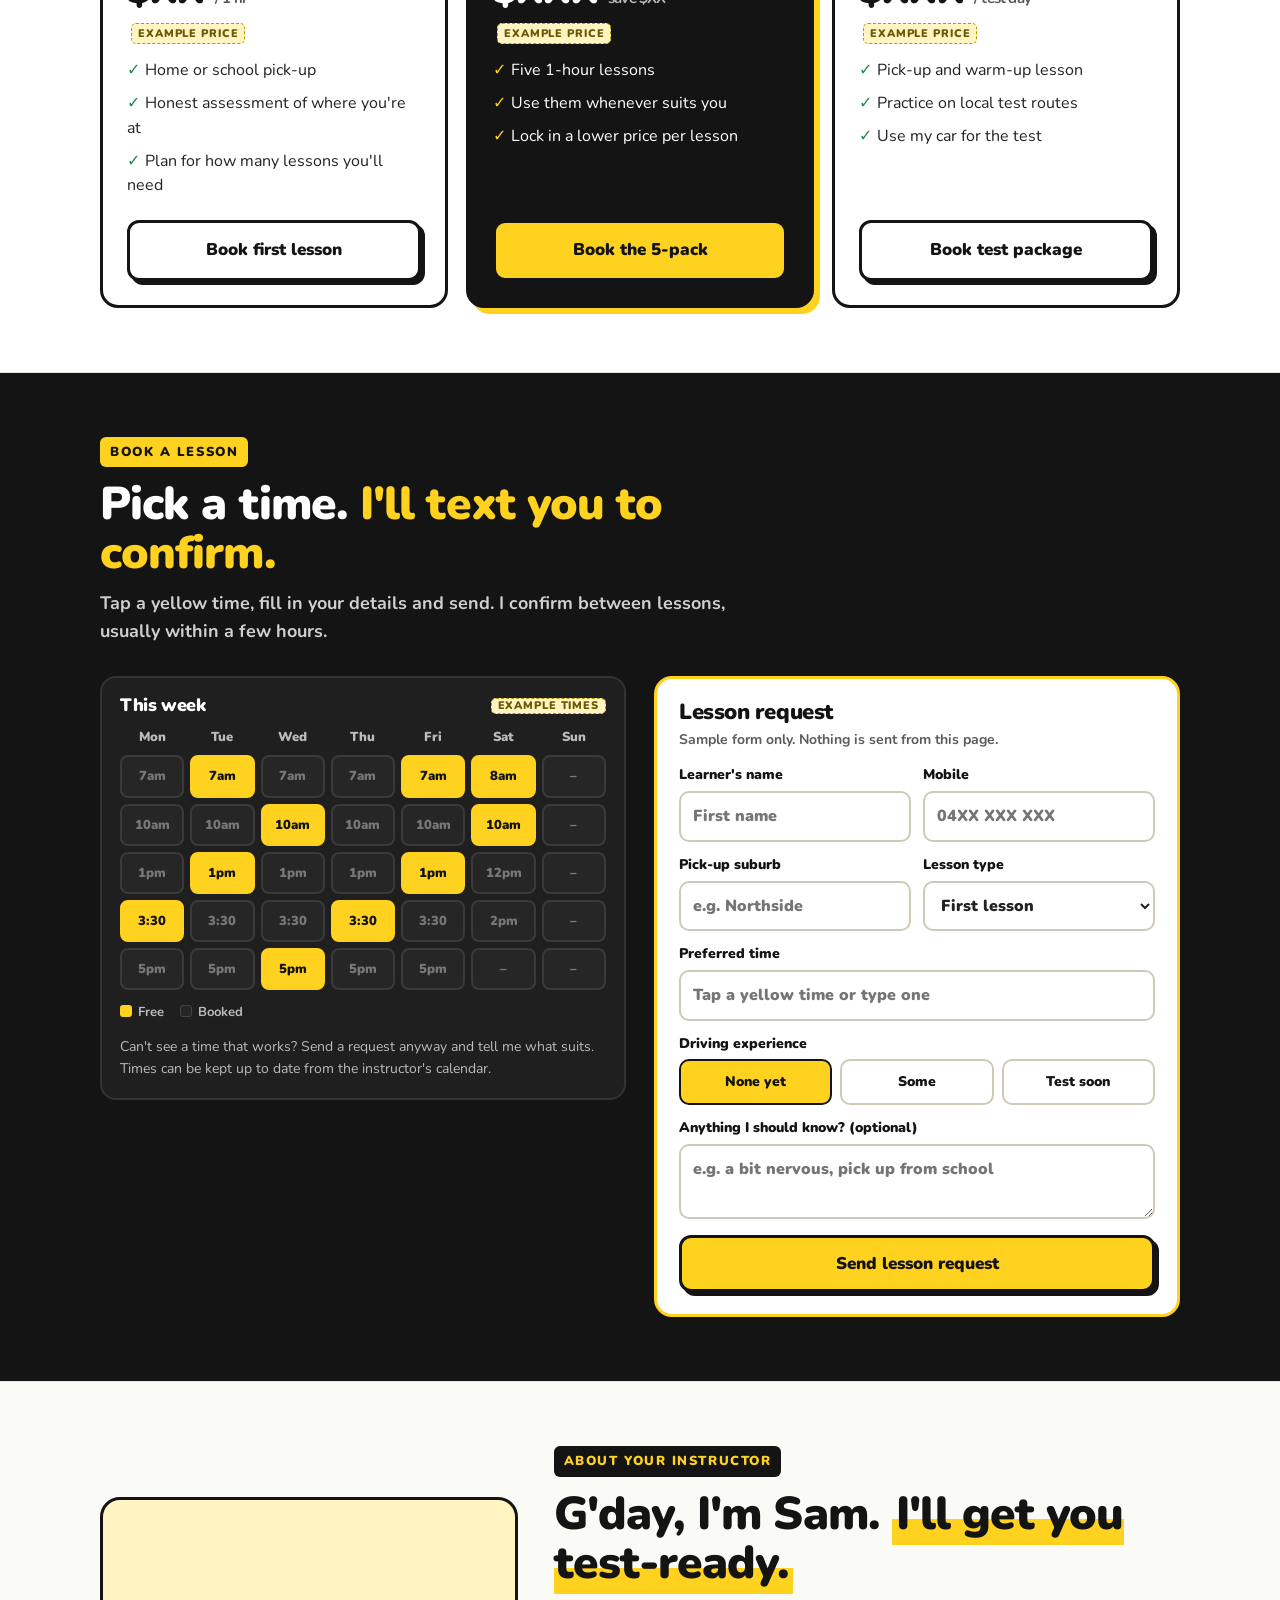
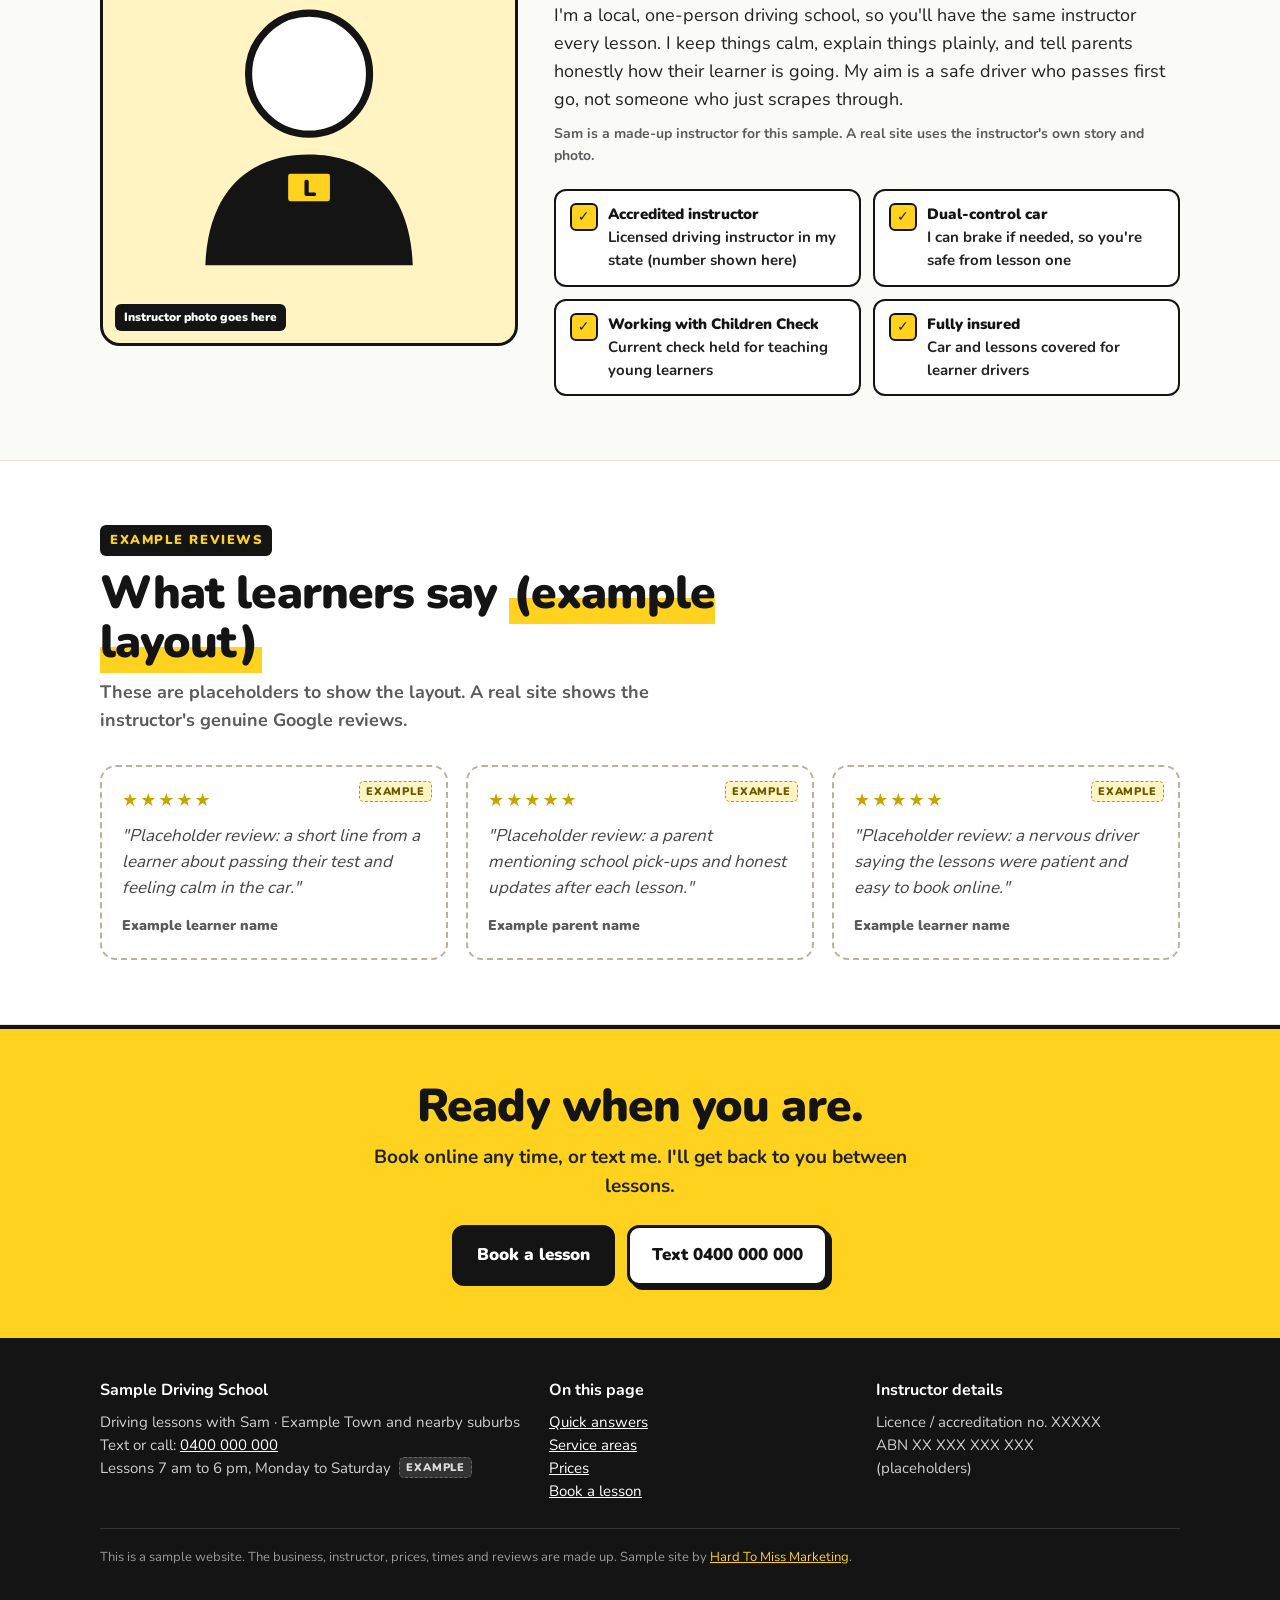
<file: samples/driving-instructor/index.html>
<!doctype html>
<html lang="en-AU">
<head>
<meta charset="utf-8">
<meta name="viewport" content="width=device-width,initial-scale=1">
<title>Sample Driving School | Driving lessons with Sam (sample site)</title>
<meta name="description" content="SAMPLE SITE. Driving lessons with a patient, accredited local instructor. Auto lessons, home and school pick-ups, test packages. Book online, no phone tag.">
<meta name="robots" content="noindex,nofollow">
<style>
@font-face{font-family:Nunito;font-weight:400;font-display:swap;src:url(fonts/Nunito-400.woff2) format('woff2')}
@font-face{font-family:Nunito;font-weight:700;font-display:swap;src:url(fonts/Nunito-700.woff2) format('woff2')}
@font-face{font-family:Nunito;font-weight:900;font-display:swap;src:url(fonts/Nunito-900.woff2) format('woff2')}
:root{--yl:#FFD21F;--yl2:#FFF4C2;--dk:#141414;--ink:#222;--mu:#5b5b5b;--rd:#E0262B;--bg:#FAFAF6;--ln:#e6e3d6;--gn:#1F8A4C}
*{box-sizing:border-box}
html{scroll-behavior:smooth}
body{margin:0;font-family:Nunito,system-ui,-apple-system,Segoe UI,Arial,sans-serif;color:var(--ink);background:var(--bg);line-height:1.55;font-size:17px}
a{color:inherit}
img,svg{max-width:100%;display:block}
.wrap{max-width:1120px;margin:0 auto;padding:0 20px}
h1,h2,h3{font-weight:900;color:var(--dk);line-height:1.08;letter-spacing:-.02em;margin:0}
h2{font-size:clamp(30px,4vw,46px)}
.lab{display:inline-block;font-weight:900;font-size:13px;letter-spacing:.12em;text-transform:uppercase;background:var(--dk);color:var(--yl);padding:5px 10px;border-radius:6px}
.hl{background:linear-gradient(transparent 58%,var(--yl) 58%);padding:0 .08em}
.btn{white-space:nowrap;display:inline-flex;align-items:center;justify-content:center;gap:8px;font-weight:900;font-size:17px;text-decoration:none;padding:14px 22px;border-radius:12px;border:3px solid var(--dk);min-height:52px;cursor:pointer;font-family:inherit;transition:transform .12s,box-shadow .12s}
.btn:active{transform:translate(2px,2px)}
.btn.y{background:var(--yl);color:var(--dk);box-shadow:4px 4px 0 var(--dk)}
.btn.k{background:var(--dk);color:#fff;box-shadow:4px 4px 0 var(--yl)}
.btn.w{background:#fff;color:var(--dk);box-shadow:4px 4px 0 var(--dk)}
.cta{display:flex;flex-wrap:wrap;gap:12px}
/* sample ribbon */
.sample{background:var(--dk);color:#fff;font-size:13px;font-weight:700;text-align:center;padding:7px 12px}
.sample b{color:var(--yl)}
/* header */
header{background:#fff;border-bottom:3px solid var(--dk);position:sticky;top:0;z-index:20}
header .wrap{display:flex;align-items:center;justify-content:space-between;gap:14px;height:66px}
.logo{display:flex;align-items:center;gap:10px;text-decoration:none;font-weight:900;font-size:19px;color:var(--dk);line-height:1.05}
.logo small{display:block;font-weight:700;font-size:12px;color:var(--mu);letter-spacing:.02em}
.lp{flex:none;width:42px;height:42px;background:var(--yl);border:3px solid var(--dk);border-radius:6px;display:grid;place-items:center;font-weight:900;font-size:26px;color:var(--dk);line-height:1}
nav{display:flex;align-items:center;gap:22px;font-weight:700;font-size:15px}
nav a{text-decoration:none}
nav a:not(.btn):hover{text-decoration:underline;text-decoration-color:var(--yl);text-decoration-thickness:3px}
nav .btn{min-height:42px;padding:8px 16px;font-size:15px}
@media(max-width:860px){nav a:not(.btn){display:none}}
/* hero */
.hero{background:var(--yl);border-bottom:4px solid var(--dk);position:relative;overflow:hidden}
.hero .wrap{display:grid;grid-template-columns:1.1fr .9fr;gap:40px;align-items:center;padding-top:56px;padding-bottom:64px}
.hero .kick{font-weight:900;font-size:15px;color:var(--dk);display:flex;align-items:center;gap:8px;margin-bottom:14px}
.hero .kick i{width:10px;height:10px;border-radius:50%;background:var(--gn);box-shadow:0 0 0 4px rgba(31,138,76,.2);display:inline-block}
.hero h1{font-size:clamp(36px,5.2vw,62px)}
.hero h1 .l1{display:block;margin-bottom:.38em}
.hero h1 .l2{display:inline;line-height:1.22}
.hero h1 .l2{background:var(--dk);color:var(--yl);padding:0 .14em;border-radius:6px;box-decoration-break:clone;-webkit-box-decoration-break:clone}
.hero p.sub{font-size:19px;font-weight:700;max-width:540px;margin:18px 0 26px;color:#2a2a2a}
.hero .ticks{list-style:none;padding:0;margin:24px 0 0;display:flex;flex-wrap:wrap;gap:10px 20px;font-weight:700;font-size:15px}
.hero .ticks li::before{content:"✓";display:inline-grid;place-items:center;width:22px;height:22px;border-radius:50%;background:var(--dk);color:var(--yl);font-size:13px;margin-right:7px;font-weight:900}
.art{background:#fff;border:4px solid var(--dk);border-radius:22px;box-shadow:8px 8px 0 var(--dk);overflow:hidden;position:relative}
.art .tag{position:absolute;top:12px;left:12px;background:var(--dk);color:#fff;font-size:12px;font-weight:900;padding:4px 9px;border-radius:6px;letter-spacing:.04em}
.next{position:absolute;right:14px;top:14px;background:#fff;border:3px solid var(--dk);border-radius:12px;padding:8px 12px;font-size:13px;font-weight:700;box-shadow:3px 3px 0 var(--dk)}
.next b{display:block;font-size:16px;font-weight:900}
/* quick answers */
.qa{background:var(--yl2);padding:40px 0 52px;border-bottom:4px solid var(--dk)}
.qa .head{display:flex;align-items:end;justify-content:space-between;gap:20px;flex-wrap:wrap;margin-bottom:22px}
.qa h2{margin-top:12px}
.qa .hint{font-weight:700;color:var(--mu);font-size:16px;max-width:420px;margin:0}
.acc{display:grid;gap:12px}
.acc details{background:#fff;border:3px solid var(--dk);border-radius:14px;box-shadow:4px 4px 0 var(--ln);overflow:hidden}
.acc details[open]{box-shadow:4px 4px 0 var(--dk)}
.acc summary{list-style:none;cursor:pointer;display:flex;align-items:center;gap:14px;padding:16px 20px;font-weight:900;font-size:18px;color:var(--dk)}
.acc summary::-webkit-details-marker{display:none}
.acc .n{flex:none;width:34px;height:34px;border-radius:6px;background:var(--yl);border:3px solid var(--dk);display:grid;place-items:center;font-weight:900;font-size:17px;line-height:1}
.acc .q{flex:1}
.acc .ch{flex:none;width:28px;height:28px;border-radius:8px;background:var(--dk);color:var(--yl);display:grid;place-items:center;font-weight:900;font-size:20px;line-height:1;transition:transform .15s}
.acc details[open] .ch{transform:rotate(45deg);background:var(--rd);color:#fff}
.acc .ans{padding:0 20px 20px 68px}
.acc .ans p{margin:0 0 14px;font-size:17px}
.acc .ans .btn{min-height:44px;padding:9px 16px;font-size:15px}
.eg{display:inline-block;font-size:11px;font-weight:900;letter-spacing:.08em;text-transform:uppercase;background:var(--yl2);border:1.5px dashed #b89a00;color:#6b5800;padding:1px 6px;border-radius:5px;vertical-align:2px;margin-left:4px}
/* sections */
section.s{padding:64px 0;border-bottom:1px solid var(--ln)}
.sh{max-width:640px;margin-bottom:30px}
.sh p{color:var(--mu);font-weight:700;margin:12px 0 0;font-size:18px}
.sh h2{margin-top:12px}
/* problem strip */
.why{display:grid;grid-template-columns:repeat(3,1fr);gap:18px}
.card{background:#fff;border:3px solid var(--dk);border-radius:16px;padding:22px}
.card h3{font-size:20px;margin:12px 0 6px}
.card p{margin:0;color:#3b3b3b}
.ic{width:46px;height:46px;border-radius:10px;background:var(--yl);border:3px solid var(--dk);display:grid;place-items:center}
/* areas */
.areas{display:grid;grid-template-columns:1fr 1fr;gap:28px;align-items:start}
.chips{display:flex;flex-wrap:wrap;gap:10px}
.chips span{background:#fff;border:2px solid var(--dk);border-radius:999px;padding:8px 14px;font-weight:700;font-size:15px}
.chips span.m{background:var(--dk);color:var(--yl)}
.mapbox{background:#fff;border:3px solid var(--dk);border-radius:18px;overflow:hidden}
.mapbox .cap{padding:12px 16px;font-size:14px;font-weight:700;color:var(--mu);border-top:2px solid var(--ln)}
/* packages */
.pk{display:grid;grid-template-columns:repeat(3,1fr);gap:18px;align-items:stretch}
.pkg{background:#fff;border:3px solid var(--dk);border-radius:18px;padding:24px;display:flex;flex-direction:column;position:relative}
.pkg.pop{background:var(--dk);color:#fff;box-shadow:6px 6px 0 var(--yl)}
.pkg.pop h3,.pkg.pop .pr{color:#fff}
.pkg .badge{position:absolute;top:-14px;left:20px;background:var(--yl);color:var(--dk);border:3px solid var(--dk);font-weight:900;font-size:13px;padding:3px 10px;border-radius:999px}
.pkg h3{font-size:22px}
.pkg .pr{font-size:40px;font-weight:900;color:var(--dk);margin:10px 0 2px;letter-spacing:-.02em}
.pkg .pr small{font-size:15px;font-weight:700;opacity:.7}
.pkg ul{list-style:none;padding:0;margin:14px 0 22px;display:grid;gap:8px;font-size:16px}
.pkg li::before{content:"✓ ";font-weight:900;color:var(--gn)}
.pkg.pop li::before{color:var(--yl)}
.pkg .btn{margin-top:auto}
.note{font-size:14px;color:var(--mu);font-weight:700;margin-top:18px}
/* booking */
.book{background:var(--dk);color:#fff;border-bottom:4px solid var(--yl)}
.book h2,.book h3{color:#fff}
.book .sh p{color:#cfcfcf}
.bk{display:grid;grid-template-columns:1fr 1fr;gap:28px;align-items:start}
.week{background:#1f1f1f;border:2px solid #333;border-radius:16px;padding:18px}
.week h3{font-size:18px;margin-bottom:12px;display:flex;justify-content:space-between;align-items:center;gap:8px}
.grid7{display:grid;grid-template-columns:repeat(7,1fr);gap:6px;font-size:13px;text-align:center}
.grid7 .d{font-weight:900;color:#bbb;padding-bottom:2px}
.slot{border-radius:8px;padding:9px 0;font-weight:900;border:2px solid #3a3a3a;color:#777;background:#262626}
.slot.o{background:var(--yl);color:var(--dk);border-color:var(--yl);cursor:pointer}
.slot.o.sel{background:#fff;border-color:#fff;outline:3px solid var(--gn)}
.key{display:flex;gap:16px;font-size:13px;color:#bbb;margin-top:12px;font-weight:700}
.key i{display:inline-block;width:12px;height:12px;border-radius:3px;margin-right:6px;vertical-align:-1px}
form{background:#fff;color:var(--ink);border-radius:18px;padding:22px;border:3px solid var(--yl)}
form h3{color:var(--dk)!important;font-size:22px;margin-bottom:4px}
form .small{font-size:14px;color:var(--mu);margin:0 0 14px;font-weight:700}
.f2{display:grid;grid-template-columns:1fr 1fr;gap:12px}
label{display:block;font-weight:900;font-size:14px;margin-bottom:12px;color:var(--dk)}
input,select,textarea{display:block;width:100%;margin-top:5px;font:inherit;font-size:16px;padding:11px 12px;border:2px solid #cfcab5;border-radius:10px;background:#fff;color:var(--ink)}
input:focus,select:focus,textarea:focus{outline:none;border-color:var(--dk);box-shadow:0 0 0 3px var(--yl)}
.seg{display:flex;gap:8px;margin-top:5px}
.seg label{flex:1;margin:0}
.seg input{position:absolute;opacity:0;width:1px;height:1px}
.seg span{display:block;text-align:center;border:2px solid #cfcab5;border-radius:10px;padding:10px;font-weight:900;cursor:pointer}
.seg input:checked+span{background:var(--yl);border-color:var(--dk)}
form .btn{width:100%;margin-top:4px}
.ok{display:none;background:#eaf7ef;border:2px solid var(--gn);border-radius:12px;padding:14px;font-weight:700;margin-top:12px}
/* about */
.ab{display:grid;grid-template-columns:.8fr 1.2fr;gap:36px;align-items:center}
.ph{background:var(--yl2);border:3px solid var(--dk);border-radius:20px;aspect-ratio:4/4.3;display:grid;place-items:center;position:relative;overflow:hidden}
.ph .tag{position:absolute;bottom:12px;left:12px;background:var(--dk);color:#fff;font-size:12px;font-weight:900;padding:4px 9px;border-radius:6px}
.trust{display:grid;grid-template-columns:1fr 1fr;gap:12px;margin-top:22px}
.trust div{background:#fff;border:2px solid var(--dk);border-radius:12px;padding:12px 14px;font-weight:700;font-size:15px;display:flex;gap:10px;align-items:flex-start}
.trust b{display:block;font-weight:900;color:var(--dk)}
.trust .ti{flex:none;width:28px;height:28px;border-radius:6px;background:var(--yl);border:2px solid var(--dk);display:grid;place-items:center;font-weight:900;font-size:14px}
/* reviews */
.rv3{display:grid;grid-template-columns:repeat(3,1fr);gap:18px}
.rev{background:#fff;border:2px dashed #b9b39a;border-radius:16px;padding:20px;position:relative}
.rev .st{color:#c9a400;font-size:18px;letter-spacing:2px}
.rev p{margin:8px 0 10px;font-style:italic;color:#444}
.rev small{font-weight:900;color:var(--mu)}
.rev .eg{position:absolute;top:14px;right:14px}
/* final cta */
.fin{background:var(--yl);border-top:4px solid var(--dk);border-bottom:4px solid var(--dk);padding:52px 0;text-align:center}
.fin p{font-weight:700;font-size:19px;margin:12px auto 24px;max-width:560px}
.fin .cta{justify-content:center}
footer{background:var(--dk);color:#cfcfcf;padding:36px 0 96px;font-size:15px}
footer .wrap{display:grid;grid-template-columns:1.4fr 1fr 1fr;gap:24px}
footer h4{color:#fff;margin:0 0 8px;font-size:16px}
footer a{color:#fff}
footer .htm{grid-column:1/-1;border-top:1px solid #333;padding-top:18px;font-size:13px;color:#9a9a9a}
footer .htm a{color:var(--yl)}
/* sticky mobile bar */
.bar{position:fixed;left:0;right:0;bottom:0;z-index:30;display:none;gap:8px;padding:10px 12px calc(10px + env(safe-area-inset-bottom));background:#fff;border-top:3px solid var(--dk)}
.bar .btn{flex:1;min-height:48px;padding:10px;font-size:16px;box-shadow:none}
/* sample badge */
.badge-htm{position:fixed;right:12px;bottom:12px;z-index:40;background:rgba(20,20,20,.88);color:#fff;font-size:12px;font-weight:700;padding:6px 10px;border-radius:999px;text-decoration:none;border:1px solid #444}
.badge-htm b{color:var(--yl)}
@media(max-width:900px){
 .hero .wrap,.areas,.bk,.ab{grid-template-columns:1fr}
 .why,.pk,.rv3{grid-template-columns:1fr}
 .pk{gap:26px}
 footer .wrap{grid-template-columns:1fr}
}
@media(max-width:600px){
 body{font-size:16px}
 .hero .wrap{padding-top:30px;padding-bottom:40px;gap:28px}
 .hero p.sub{font-size:17px}
 .hero .cta .btn{flex:1 1 100%}
 section.s{padding:46px 0}
 .acc summary{padding:14px;font-size:16px;gap:10px}
 .acc .n{width:30px;height:30px;font-size:15px}
 .acc .ans{padding:0 14px 16px 54px}
 .acc .ans .cta .btn{flex:1}
 .f2,.trust{grid-template-columns:1fr}
 .bar{display:flex}
 .badge-htm{bottom:84px}
 .logo{font-size:17px}
 nav .btn{display:none}
}
</style>
</head>
<body>

<div class="sample"><b>SAMPLE WEBSITE</b> · Made-up business to show what your site could look like · All names, prices and numbers are examples</div>

<header>
 <div class="wrap">
  <a class="logo" href="#top"><span class="lp">L</span><span>Sample Driving School<small>Lessons with Sam · Your area</small></span></a>
  <nav>
   <a href="#answers">Quick answers</a>
   <a href="#areas">Areas</a>
   <a href="#packages">Prices</a>
   <a href="#about">About Sam</a>
   <a class="btn y" href="#book">Book a lesson</a>
  </nav>
 </div>
</header>

<section class="hero" id="top">
 <div class="wrap">
  <div>
   <div class="kick"><i></i>Taking new learners this month</div>
   <h1><span class="l1">I'm in the car teaching, so I can't always pick up.</span> <span class="l2">Book your lesson here instead.</span></h1>
   <p class="sub">See where I go, what it costs and when I'm free, then grab a time. No phone tag, no waiting for a call back, and no booking fees.</p>
   <div class="cta">
    <a class="btn k" href="#book">Book a lesson</a>
    <a class="btn w" href="sms:0400000000?body=Hi%20Sam%2C%20I%27d%20like%20to%20book%20a%20driving%20lesson">Text me 0400 000 000</a>
   </div>
   <ul class="ticks">
    <li>Accredited instructor</li>
    <li>Dual-control auto car</li>
    <li>Home, school or work pick-up</li>
   </ul>
  </div>
  <div class="art" aria-hidden="true">
   <span class="tag">ILLUSTRATION</span>
   <svg viewBox="0 0 520 380" role="img">
    <rect width="520" height="380" fill="#BFE3F5"/>
    <circle cx="90" cy="110" r="30" fill="#FFD21F"/>
    <path d="M0 210 Q130 150 260 190 T520 175 V380 H0Z" fill="#8FCB7A"/>
    <path d="M150 380 L235 200 H285 L370 380Z" fill="#3a3a3a"/>
    <path d="M258 205 h4 v22 h-4z M256 245 h8 v30 h-8z M254 300 h12 v44 h-12z" fill="#fff"/>
    <g transform="translate(150 230)">
     <rect x="18" y="38" width="190" height="66" rx="18" fill="#fff" stroke="#141414" stroke-width="5"/>
     <path d="M48 40 L72 6 H158 L184 40Z" fill="#fff" stroke="#141414" stroke-width="5" stroke-linejoin="round"/>
     <path d="M80 14 H113 V38 H66Z M121 14 H152 L170 38 H121Z" fill="#BFE3F5" stroke="#141414" stroke-width="4" stroke-linejoin="round"/>
     <rect x="18" y="64" width="190" height="10" fill="#FFD21F"/>
     <rect x="94" y="78" width="38" height="20" rx="3" fill="#FFD21F" stroke="#141414" stroke-width="3"/>
     <text x="113" y="95" text-anchor="middle" font-family="Nunito,Arial" font-weight="900" font-size="18" fill="#141414">L</text>
     <circle cx="62" cy="106" r="20" fill="#141414"/><circle cx="62" cy="106" r="8" fill="#ccc"/>
     <circle cx="166" cy="106" r="20" fill="#141414"/><circle cx="166" cy="106" r="8" fill="#ccc"/>
     <rect x="22" y="50" width="16" height="10" rx="3" fill="#FFF4C2" stroke="#141414" stroke-width="3"/>
     <rect x="188" y="50" width="16" height="10" rx="3" fill="#E0262B" stroke="#141414" stroke-width="3"/>
    </g>
    
   </svg>
   <div class="next"><span>Next free lesson <span class="eg">Example</span></span><b>Thu 3:30 pm</b></div>
  </div>
 </div>
</section>

<section class="qa" id="answers" aria-label="Need a quick answer">
 <div class="wrap">
  <div class="head">
   <div>
    <span class="lab">Quick answers</span>
    <h2>Need a <span class="hl">quick answer?</span></h2>
   </div>
   <p class="hint">Tap a question. Still unsure? Text me and I'll reply between lessons.</p>
  </div>
  <div class="acc">
   <details open>
    <summary><span class="n">1</span><span class="q">How much is a driving lesson?</span><span class="ch" aria-hidden="true">+</span></summary>
    <div class="ans">
     <p>A one-hour lesson is from $XX <span class="eg">Example price</span>. Packages bring the price per lesson down, and there's a cheaper first lesson so you can see if we click. Full prices are in the <a href="#packages">packages</a> below.</p>
     <div class="cta"><a class="btn y" href="#book">Book a lesson</a><a class="btn w" href="sms:0400000000">Text me</a></div>
    </div>
   </details>
   <details>
    <summary><span class="n">2</span><span class="q">Do you teach auto or manual?</span><span class="ch" aria-hidden="true">+</span></summary>
    <div class="ans">
     <p>I teach in a dual-control automatic. Most learners go auto now because it's quicker to learn and easier to pass. If you specifically need a manual licence, text me and I'll point you to someone good.</p>
     <div class="cta"><a class="btn y" href="#book">Book a lesson</a><a class="btn w" href="sms:0400000000">Text me</a></div>
    </div>
   </details>
   <details>
    <summary><span class="n">3</span><span class="q">Can you pick me up from home, school or work?</span><span class="ch" aria-hidden="true">+</span></summary>
    <div class="ans">
     <p>Yes. I'll pick you up and drop you back anywhere in my <a href="#areas">service areas</a>, including straight from school. Parents are welcome to sit in the back for a lesson if they want to see how it's going.</p>
     <div class="cta"><a class="btn y" href="#book">Book a lesson</a><a class="btn w" href="sms:0400000000">Text me</a></div>
    </div>
   </details>
   <details>
    <summary><span class="n">4</span><span class="q">Can I use your car for my driving test?</span><span class="ch" aria-hidden="true">+</span></summary>
    <div class="ans">
     <p>Yes. With the test package I pick you up, give you a warm-up lesson on the local test routes, then you sit the test in the car you've been learning in. You book the test itself with the licensing office, and I'll help you find a time that works.</p>
     <div class="cta"><a class="btn y" href="#book">Book a lesson</a><a class="btn w" href="sms:0400000000">Text me</a></div>
    </div>
   </details>
   <details>
    <summary><span class="n">5</span><span class="q">How many lessons will I need?</span><span class="ch" aria-hidden="true">+</span></summary>
    <div class="ans">
     <p>It depends on how much driving you do at home. Someone who practises with a parent most weeks might only need a handful of lessons to get test-ready. A complete beginner will need more. After your first lesson I'll give you an honest number, not an upsell.</p>
     <div class="cta"><a class="btn y" href="#book">Book a lesson</a><a class="btn w" href="sms:0400000000">Text me</a></div>
    </div>
   </details>
  </div>
 </div>
</section>

<section class="s">
 <div class="wrap">
  <div class="sh">
   <span class="lab">Why learners book with me</span>
   <h2>Learning to drive is stressful enough. <span class="hl">Booking shouldn't be.</span></h2>
  </div>
  <div class="why">
   <div class="card">
    <div class="ic"><svg width="24" height="24" viewBox="0 0 24 24" fill="none" stroke="#141414" stroke-width="2.5" stroke-linecap="round"><rect x="3" y="5" width="18" height="16" rx="2"/><path d="M3 10h18M8 3v4M16 3v4"/></svg></div>
    <h3>Book in two minutes</h3>
    <p>Pick a time that suits you and send it through. I confirm by text, usually between lessons.</p>
   </div>
   <div class="card">
    <div class="ic"><svg width="24" height="24" viewBox="0 0 24 24" fill="none" stroke="#141414" stroke-width="2.5" stroke-linecap="round"><path d="M12 2l8 4v6c0 5-3.5 8.5-8 10-4.5-1.5-8-5-8-10V6z"/><path d="M8.5 12l2.5 2.5 4.5-5"/></svg></div>
    <h3>Calm, patient lessons</h3>
    <p>Nervous drivers welcome. We start in quiet streets and build up when you're ready, not before.</p>
   </div>
   <div class="card">
    <div class="ic"><svg width="24" height="24" viewBox="0 0 24 24" fill="none" stroke="#141414" stroke-width="2.5" stroke-linecap="round"><path d="M12 1v22M17 5H9.5a3.5 3.5 0 000 7h5a3.5 3.5 0 010 7H6"/></svg></div>
    <h3>Clear prices, no surprises</h3>
    <p>Every price is on this page. Pay per lesson or save with a package. No booking fees.</p>
   </div>
  </div>
 </div>
</section>

<section class="s" id="areas">
 <div class="wrap areas">
  <div>
   <div class="sh">
    <span class="lab">Where I teach</span>
    <h2>Pick-ups across <span class="hl">your local area.</span></h2>
    <p>Here's where I pick up and drop off. If your suburb isn't listed, text me. I can often fit you in.</p>
   </div>
   <div class="chips">
    <span class="m">Main area: Example Town</span>
    <span>Northside</span><span>Lakeside</span><span>Hillcrest</span><span>Riverbend</span><span>Westfield Park</span><span>Bayview</span><span>Oak Grove</span><span>Station Heights</span>
   </div>
   <p class="note">Suburb names are examples. Your real site lists your actual suburbs, which also helps Google show you to locals.</p>
  </div>
  <div class="mapbox" aria-hidden="true">
   <svg viewBox="0 0 480 300">
    <rect width="480" height="300" fill="#F3F1E7"/>
    <path d="M-10 230 C80 200 140 250 230 220 S400 160 490 190" stroke="#BFE3F5" stroke-width="26" fill="none"/>
    <path d="M40 0 L120 300 M0 120 H480 M300 0 L260 300 M0 60 L480 260" stroke="#fff" stroke-width="10"/>
    <path d="M40 0 L120 300 M0 120 H480 M300 0 L260 300 M0 60 L480 260" stroke="#d8d4c2" stroke-width="2"/>
    <circle cx="240" cy="140" r="105" fill="#FFD21F" fill-opacity=".28" stroke="#141414" stroke-width="3" stroke-dasharray="8 7"/>
    <g font-family="Nunito,Arial" font-weight="900" font-size="13" fill="#141414">
     <circle cx="240" cy="140" r="9" fill="#141414"/><text x="254" y="145">Example Town</text>
     <circle cx="170" cy="80" r="5"/><text x="120" y="70">Northside</text>
     <circle cx="320" cy="90" r="5"/><text x="300" y="78">Hillcrest</text>
     <circle cx="300" cy="205" r="5"/><text x="310" y="210">Riverbend</text>
     <circle cx="160" cy="195" r="5"/><text x="90" y="215">Lakeside</text>
    </g>
   </svg>
   <div class="cap">Service area map (illustration). A real site can use a live Google map.</div>
  </div>
 </div>
</section>

<section class="s" id="packages" style="background:#fff">
 <div class="wrap">
  <div class="sh">
   <span class="lab">Lessons &amp; packages</span>
   <h2>Simple prices. <span class="hl">Book direct and save.</span></h2>
   <p>All prices below are example placeholders for this sample site.</p>
  </div>
  <div class="pk">
   <div class="pkg">
    <h3>First lesson</h3>
    <div class="pr">$XX <small>/ 1 hr</small></div>
    <span class="eg" style="align-self:flex-start">Example price</span>
    <ul><li>Home or school pick-up</li><li>Honest assessment of where you're at</li><li>Plan for how many lessons you'll need</li></ul>
    <a class="btn w" href="#book" data-pkg="First lesson">Book first lesson</a>
   </div>
   <div class="pkg pop">
    <span class="badge">Most popular</span>
    <h3>5-lesson pack</h3>
    <div class="pr">$XXX <small>save $XX</small></div>
    <span class="eg" style="align-self:flex-start">Example price</span>
    <ul><li>Five 1-hour lessons</li><li>Use them whenever suits you</li><li>Lock in a lower price per lesson</li></ul>
    <a class="btn y" href="#book" data-pkg="5-lesson pack">Book the 5-pack</a>
   </div>
   <div class="pkg">
    <h3>Test day package</h3>
    <div class="pr">$XXX <small>/ test day</small></div>
    <span class="eg" style="align-self:flex-start">Example price</span>
    <ul><li>Pick-up and warm-up lesson</li><li>Practice on local test routes</li><li>Use my car for the test</li></ul>
    <a class="btn w" href="#book" data-pkg="Test day package">Book test package</a>
   </div>
  </div>
   </div>
</section>

<section class="s book" id="book">
 <div class="wrap">
  <div class="sh">
   <span class="lab" style="background:var(--yl);color:var(--dk)">Book a lesson</span>
   <h2>Pick a time. <span style="color:var(--yl)">I'll text you to confirm.</span></h2>
   <p>Tap a yellow time, fill in your details and send. I confirm between lessons, usually within a few hours.</p>
  </div>
  <div class="bk">
   <div class="week">
    <h3>This week <span class="eg">Example times</span></h3>
    <div class="grid7" id="slots">
     <div class="d">Mon</div><div class="d">Tue</div><div class="d">Wed</div><div class="d">Thu</div><div class="d">Fri</div><div class="d">Sat</div><div class="d">Sun</div>
     <div class="slot">7am</div><div class="slot o">7am</div><div class="slot">7am</div><div class="slot">7am</div><div class="slot o">7am</div><div class="slot o">8am</div><div class="slot">–</div>
     <div class="slot">10am</div><div class="slot">10am</div><div class="slot o">10am</div><div class="slot">10am</div><div class="slot">10am</div><div class="slot o">10am</div><div class="slot">–</div>
     <div class="slot">1pm</div><div class="slot o">1pm</div><div class="slot">1pm</div><div class="slot">1pm</div><div class="slot o">1pm</div><div class="slot">12pm</div><div class="slot">–</div>
     <div class="slot o">3:30</div><div class="slot">3:30</div><div class="slot">3:30</div><div class="slot o">3:30</div><div class="slot">3:30</div><div class="slot">2pm</div><div class="slot">–</div>
     <div class="slot">5pm</div><div class="slot">5pm</div><div class="slot o">5pm</div><div class="slot">5pm</div><div class="slot">5pm</div><div class="slot">–</div><div class="slot">–</div>
    </div>
    <div class="key"><span><i style="background:var(--yl)"></i>Free</span><span><i style="background:#262626;border:1px solid #444"></i>Booked</span></div>
    <p style="font-size:14px;color:#bbb;margin:14px 0 0">Can't see a time that works? Send a request anyway and tell me what suits. Times can be kept up to date from the instructor's calendar.</p>
   </div>
   <form id="bf" novalidate>
    <h3>Lesson request</h3>
    <p class="small">Sample form only. Nothing is sent from this page.</p>
    <div class="f2">
     <label>Learner's name<input name="name" autocomplete="name" placeholder="First name"></label>
     <label>Mobile<input name="phone" type="tel" autocomplete="tel" placeholder="04XX XXX XXX"></label>
    </div>
    <div class="f2">
     <label>Pick-up suburb<input name="suburb" placeholder="e.g. Northside"></label>
     <label>Lesson type
      <select name="pkg" id="pkg"><option>First lesson</option><option>Single lesson</option><option>5-lesson pack</option><option>Test day package</option></select>
     </label>
    </div>
    <label>Preferred time<input name="time" id="time" placeholder="Tap a yellow time or type one"></label>
    <label>Driving experience
     <div class="seg">
      <label><input type="radio" name="exp" checked><span>None yet</span></label>
      <label><input type="radio" name="exp"><span>Some</span></label>
      <label><input type="radio" name="exp"><span>Test soon</span></label>
     </div>
    </label>
    <label>Anything I should know? (optional)<textarea name="msg" rows="2" placeholder="e.g. a bit nervous, pick up from school"></textarea></label>
    <button class="btn y" type="submit">Send lesson request</button>
    <div class="ok" id="ok">Thanks! On a real site this request goes straight to Sam's phone and email, and he texts back to confirm. (Sample only, nothing was sent.)</div>
   </form>
  </div>
 </div>
</section>

<section class="s" id="about">
 <div class="wrap ab">
  <div class="ph" aria-hidden="true">
   <svg viewBox="0 0 200 210" width="70%">
    <circle cx="100" cy="72" r="42" fill="#fff" stroke="#141414" stroke-width="5"/>
    <path d="M28 205 C30 150 62 128 100 128 S170 150 172 205Z" fill="#141414"/>
    <rect x="84" y="140" width="32" height="22" rx="3" fill="#FFD21F" stroke="#141414" stroke-width="3"/>
    <text x="100" y="157" text-anchor="middle" font-family="Nunito,Arial" font-weight="900" font-size="16" fill="#141414">L</text>
   </svg>
   <span class="tag">Instructor photo goes here</span>
  </div>
  <div>
   <span class="lab">About your instructor</span>
   <h2 style="margin-top:12px">G'day, I'm Sam. <span class="hl">I'll get you test-ready.</span></h2>
   <p style="font-size:18px;margin:14px 0 0">I'm a local, one-person driving school, so you'll have the same instructor every lesson. I keep things calm, explain things plainly, and tell parents honestly how their learner is going. My aim is a safe driver who passes first go, not someone who just scrapes through.</p>
   <p style="font-size:14px;color:var(--mu);font-weight:700;margin:10px 0 0">Sam is a made-up instructor for this sample. A real site uses the instructor's own story and photo.</p>
   <div class="trust">
    <div><span class="ti">✓</span><span><b>Accredited instructor</b>Licensed driving instructor in my state (number shown here)</span></div>
    <div><span class="ti">✓</span><span><b>Dual-control car</b>I can brake if needed, so you're safe from lesson one</span></div>
    <div><span class="ti">✓</span><span><b>Working with Children Check</b>Current check held for teaching young learners</span></div>
    <div><span class="ti">✓</span><span><b>Fully insured</b>Car and lessons covered for learner drivers</span></div>
   </div>
  </div>
 </div>
</section>

<section class="s" style="background:#fff">
 <div class="wrap">
  <div class="sh">
   <span class="lab">Example reviews</span>
   <h2>What learners say <span class="hl">(example layout)</span></h2>
   <p>These are placeholders to show the layout. A real site shows the instructor's genuine Google reviews.</p>
  </div>
  <div class="rv3">
   <div class="rev"><span class="eg">Example</span><div class="st">★★★★★</div><p>"Placeholder review: a short line from a learner about passing their test and feeling calm in the car."</p><small>Example learner name</small></div>
   <div class="rev"><span class="eg">Example</span><div class="st">★★★★★</div><p>"Placeholder review: a parent mentioning school pick-ups and honest updates after each lesson."</p><small>Example parent name</small></div>
   <div class="rev"><span class="eg">Example</span><div class="st">★★★★★</div><p>"Placeholder review: a nervous driver saying the lessons were patient and easy to book online."</p><small>Example learner name</small></div>
  </div>
 </div>
</section>

<section class="fin">
 <div class="wrap">
  <h2>Ready when you are.</h2>
  <p>Book online any time, or text me. I'll get back to you between lessons.</p>
  <div class="cta"><a class="btn k" href="#book">Book a lesson</a><a class="btn w" href="sms:0400000000">Text 0400 000 000</a></div>
 </div>
</section>

<footer>
 <div class="wrap">
  <div>
   <h4>Sample Driving School</h4>
   Driving lessons with Sam · Example Town and nearby suburbs<br>
   Text or call: <a href="tel:0400000000">0400 000 000</a><br>
   Lessons 7 am to 6 pm, Monday to Saturday <span class="eg" style="background:#333;color:#ddd;border-color:#666">Example</span>
  </div>
  <div>
   <h4>On this page</h4>
   <a href="#answers">Quick answers</a><br><a href="#areas">Service areas</a><br><a href="#packages">Prices</a><br><a href="#book">Book a lesson</a>
  </div>
  <div>
   <h4>Instructor details</h4>
   Licence / accreditation no. XXXXX<br>ABN XX XXX XXX XXX<br>(placeholders)
  </div>
  <div class="htm">This is a sample website. The business, instructor, prices, times and reviews are made up. Sample site by <a href="https://hardtomissmarketing.com/" target="_blank" rel="noopener">Hard To Miss Marketing</a>.</div>
 </div>
</footer>

<div class="bar"><a class="btn k" href="#book">Book a lesson</a><a class="btn y" href="sms:0400000000">Text me</a></div>
<a class="badge-htm" href="https://hardtomissmarketing.com/" target="_blank" rel="noopener">Sample site by <b>Hard To Miss Marketing</b></a>

<script>
document.querySelectorAll('.acc details').forEach(d=>d.addEventListener('toggle',()=>{if(d.open)document.querySelectorAll('.acc details').forEach(o=>{if(o!==d)o.open=false})}));
const days=['Mon','Tue','Wed','Thu','Fri','Sat','Sun'];
document.querySelectorAll('#slots .slot').forEach((s,i)=>{if(!s.classList.contains('o'))return;s.setAttribute('role','button');s.tabIndex=0;
 const pick=()=>{document.querySelectorAll('#slots .slot.sel').forEach(x=>x.classList.remove('sel'));s.classList.add('sel');document.getElementById('time').value=days[i%7]+' '+s.textContent};
 s.addEventListener('click',pick);s.addEventListener('keydown',e=>{if(e.key==='Enter'||e.key===' '){e.preventDefault();pick()}})});
document.querySelectorAll('[data-pkg]').forEach(a=>a.addEventListener('click',()=>{document.getElementById('pkg').value=a.dataset.pkg}));
document.getElementById('bf').addEventListener('submit',e=>{e.preventDefault();document.getElementById('ok').style.display='block'});
</script>
<script data-goatcounter="https://hardtomiss.goatcounter.com/count" async src="//gc.zgo.at/count.js"></script>
</body>
</html>
</file>
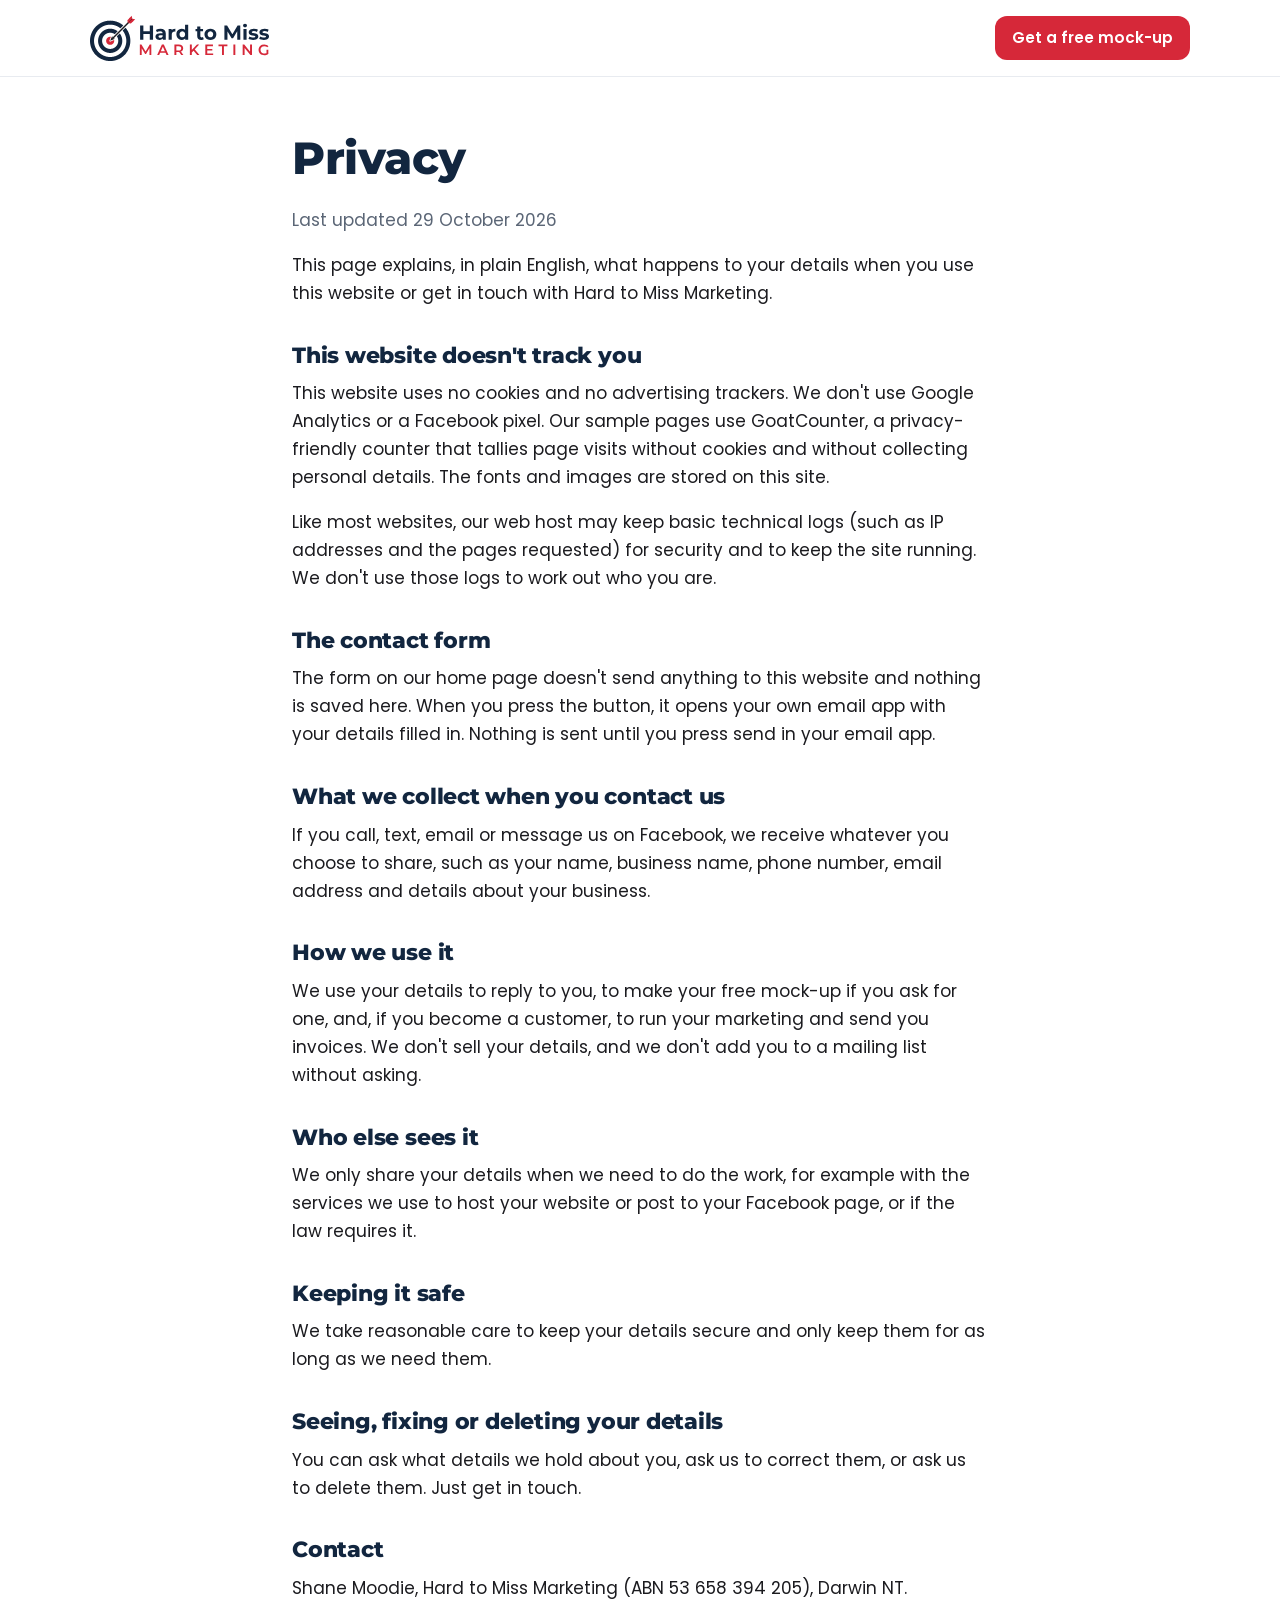
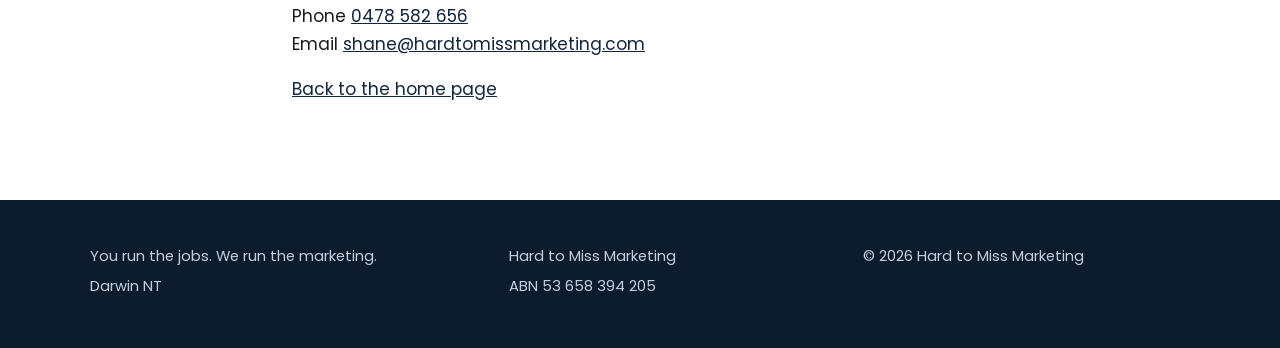
<file: privacy.html>
<!DOCTYPE html>
<html lang="en-AU">
<head>
<meta charset="utf-8">
<meta name="viewport" content="width=device-width, initial-scale=1">
<title>Privacy | Hard to Miss Marketing</title>
<meta name="description" content="How Hard to Miss Marketing handles your details, in plain English. No cookies, no tracking.">
<meta name="theme-color" content="#12263F">
<link rel="canonical" href="https://hardtomissmarketing.com/privacy.html">
<link rel="icon" href="favicon.svg" type="image/svg+xml">
<link rel="icon" href="favicon.ico" sizes="48x48">
<link rel="apple-touch-icon" href="apple-touch-icon.png">
<link rel="stylesheet" href="assets/site.css">
</head>
<body>
<a class="skip" href="#main">Skip to content</a>
<header class="top">
  <div class="wrap">
    <a class="logo" href="index.html" aria-label="Hard to Miss Marketing, home"><img src="assets/img/logo-colour.svg" alt="Hard to Miss Marketing" width="180" height="46"></a>
    <a class="btn btn-red" href="index.html#contact"><span class="long">Get a free mock-up</span><span class="short">Free mock-up</span></a>
  </div>
</header>
<main id="main" class="doc">
  <h1>Privacy</h1>
  <p class="updated">Last updated 29 October 2026</p>
  <p>This page explains, in plain English, what happens to your details when you use this website or get in touch with Hard to Miss Marketing.</p>

  <h2>This website doesn't track you</h2>
  <p>This website uses no cookies and no advertising trackers. We don't use Google Analytics or a Facebook pixel. Our sample pages use GoatCounter, a privacy-friendly counter that tallies page visits without cookies and without collecting personal details. The fonts and images are stored on this site.</p>
  <p>Like most websites, our web host may keep basic technical logs (such as IP addresses and the pages requested) for security and to keep the site running. We don't use those logs to work out who you are.</p>

  <h2>The contact form</h2>
  <p>The form on our home page doesn't send anything to this website and nothing is saved here. When you press the button, it opens your own email app with your details filled in. Nothing is sent until you press send in your email app.</p>

  <h2>What we collect when you contact us</h2>
  <p>If you call, text, email or message us on Facebook, we receive whatever you choose to share, such as your name, business name, phone number, email address and details about your business.</p>

  <h2>How we use it</h2>
  <p>We use your details to reply to you, to make your free mock-up if you ask for one, and, if you become a customer, to run your marketing and send you invoices. We don't sell your details, and we don't add you to a mailing list without asking.</p>

  <h2>Who else sees it</h2>
  <p>We only share your details when we need to do the work, for example with the services we use to host your website or post to your Facebook page, or if the law requires it.</p>

  <h2>Keeping it safe</h2>
  <p>We take reasonable care to keep your details secure and only keep them for as long as we need them.</p>

  <h2>Seeing, fixing or deleting your details</h2>
  <p>You can ask what details we hold about you, ask us to correct them, or ask us to delete them. Just get in touch.</p>

  <h2>Contact</h2>
  <p>Shane Moodie, Hard to Miss Marketing (ABN 53 658 394 205), Darwin NT.<br>
  Phone <a href="tel:+61478582656">0478 582 656</a><br>
  Email <a href="mailto:shane@hardtomissmarketing.com">shane@hardtomissmarketing.com</a></p>
  <p><a href="index.html">Back to the home page</a></p>
</main>
<footer class="foot" style="padding-bottom:44px">
  <div class="wrap">
    <div><p>You run the jobs. We run the marketing.</p><p>Darwin NT</p></div>
    <div><p>Hard to Miss Marketing</p><p>ABN 53 658 394 205</p></div>
    <div><p>&copy; 2026 Hard to Miss Marketing</p></div>
  </div>
</footer>
</body>
</html>
</file>
<file: assets/site.css>
/* Hard To Miss Marketing website v1. Brand: navy #12263F, red #D62839. Fonts self-hosted. */
@font-face{font-family:'Montserrat';font-weight:600;font-display:swap;src:url('fonts/Montserrat-SemiBold.woff2') format('woff2')}
@font-face{font-family:'Montserrat';font-weight:700;font-display:swap;src:url('fonts/Montserrat-Bold.woff2') format('woff2')}
@font-face{font-family:'Montserrat';font-weight:800;font-display:swap;src:url('fonts/Montserrat-ExtraBold.woff2') format('woff2')}
@font-face{font-family:'Poppins';font-weight:400;font-display:swap;src:url('fonts/Poppins-Regular.woff2') format('woff2')}
@font-face{font-family:'Poppins';font-weight:500;font-display:swap;src:url('fonts/Poppins-Medium.woff2') format('woff2')}
@font-face{font-family:'Poppins';font-weight:600;font-display:swap;src:url('fonts/Poppins-SemiBold.woff2') format('woff2')}
:root{
  --navy:#12263F;--navy2:#1b3556;--red:#D62839;--red-dark:#B51F2F;--red-light:#FF6B78;
  --white:#fff;--chalk:#F7F5F0;--mist:#E8EBF0;--slate:#5B6676;--ink:#1B1B1F;--sky:#D6E4F2;
  --head:'Montserrat',Arial,Verdana,sans-serif;--body:'Poppins',Arial,Helvetica,sans-serif;
  --r:16px;--shadow:0 1px 0 rgba(18,38,63,.06),0 10px 30px rgba(18,38,63,.10);
  --wrap:1140px;
}
*{box-sizing:border-box}
html{scroll-behavior:smooth;scroll-padding-top:84px;-webkit-text-size-adjust:100%}
@media(prefers-reduced-motion:reduce){html{scroll-behavior:auto}*{transition:none!important;animation:none!important}}
body{margin:0;font:400 1.0625rem/1.65 var(--body);color:var(--ink);background:var(--white);-webkit-font-smoothing:antialiased}
img,svg{display:block;max-width:100%}
a{color:var(--navy)}
h1,h2,h3{font-family:var(--head);color:var(--navy);line-height:1.12;margin:0 0 .5em;letter-spacing:-.01em}
h1{font-weight:800;font-size:clamp(2.3rem,7.2vw,3.6rem)}
h2{font-weight:800;font-size:clamp(1.8rem,4.6vw,2.6rem)}
h3{font-weight:700;font-size:1.25rem}
p{margin:0 0 1em}
.wrap{max-width:var(--wrap);margin:0 auto;padding:0 20px}
.skip{position:absolute;left:-999px;top:8px;background:var(--white);color:var(--navy);padding:10px 14px;border-radius:8px;z-index:200}
.skip:focus{left:8px}
:focus-visible{outline:3px solid var(--red);outline-offset:3px}
.ico{width:24px;height:24px;flex:none;fill:none;stroke:currentColor;stroke-width:1.75;stroke-linecap:round;stroke-linejoin:round}

/* buttons */
.btn{display:inline-flex;align-items:center;justify-content:center;gap:.55em;min-height:52px;padding:.8em 1.4em;border-radius:12px;border:2px solid transparent;font:600 1rem/1.2 var(--body);text-decoration:none;cursor:pointer;transition:background .15s,border-color .15s,transform .15s}
.btn:hover{transform:translateY(-1px)}
.btn-red{background:var(--red);color:var(--white)}
.btn-red:hover{background:var(--red-dark)}
.btn-ghost{background:transparent;color:var(--white);border-color:rgba(255,255,255,.6)}
.btn-ghost:hover{background:rgba(255,255,255,.1);border-color:var(--white)}
.btn-navy{background:var(--navy);color:var(--white)}
.btn-navy:hover{background:var(--navy2)}
.btn-line{background:var(--white);color:var(--navy);border-color:var(--navy)}
.btn-line:hover{background:var(--mist)}

/* header */
.top{position:sticky;top:0;z-index:100;background:rgba(255,255,255,.97);border-bottom:1px solid var(--mist);backdrop-filter:saturate(1.4) blur(6px)}
.top .wrap{display:flex;align-items:center;justify-content:space-between;gap:16px;height:68px}
.top .logo img{height:40px;width:auto}
.nav{display:none;gap:26px;list-style:none;margin:0;padding:0}
.nav a{font:500 .95rem var(--body);color:var(--navy);text-decoration:none;padding:6px 0;border-bottom:2px solid transparent}
.nav a:hover{border-color:var(--red)}
.top .btn{min-height:44px;padding:.55em 1em;font-size:.95rem}
.top .btn .long{display:none}
@media(min-width:900px){.nav{display:flex}.top .btn .long{display:inline}.top .btn .short{display:none}.top .wrap{height:76px}.top .logo img{height:46px}}

/* hero */
.hero{position:relative;overflow:hidden;background:var(--navy);color:var(--white);isolation:isolate}
.hero .rings{position:absolute;right:-260px;top:50%;width:900px;height:900px;transform:translateY(-50%);opacity:.07;z-index:-1}
.hero .rings circle{fill:none;stroke:#fff;stroke-width:46}
.hero .wrap{display:grid;gap:40px;padding-top:48px;padding-bottom:56px;align-items:center}
.eyebrow{display:inline-flex;align-items:center;gap:10px;font:600 .8rem/1.2 var(--body);letter-spacing:.16em;text-transform:uppercase;color:var(--red-dark);margin-bottom:14px}
.eyebrow:before{content:"";width:28px;height:4px;border-radius:4px;background:var(--red)}
.hero .eyebrow,.dark .eyebrow{color:var(--red-light)}
.hero h1{color:var(--white);margin-bottom:.35em}
.hero h1 em{font-style:normal;color:var(--red-light)}
.hero .lead{font-size:clamp(1.05rem,2.6vw,1.25rem);color:#d6e0ec;max-width:34rem;margin-bottom:26px}
.cta{display:flex;flex-wrap:wrap;gap:12px}
.ticks{display:flex;flex-wrap:wrap;gap:10px 22px;list-style:none;padding:0;margin:26px 0 0;font-size:.95rem;color:#d6e0ec}
.ticks li{display:flex;align-items:center;gap:8px}
.ticks .ico{color:var(--red-light);width:20px;height:20px}
@media(max-width:520px){.hero .cta .btn{flex:1 1 100%}}
@media(min-width:960px){.hero .wrap{grid-template-columns:1.15fr .85fr;padding-top:64px;padding-bottom:76px}}

/* hero illustration: a sample layout, not a real client */
.demo{position:relative;max-width:540px;width:100%;margin:0 auto;padding:0 64px 36px 0}
.browser{background:var(--white);border-radius:14px;box-shadow:0 30px 60px rgba(0,0,0,.35);overflow:hidden;color:var(--ink)}
.browser .bar{display:flex;align-items:center;gap:6px;background:var(--mist);padding:10px 12px}
.browser .bar i{width:10px;height:10px;border-radius:50%;background:#c3cad5}
.browser .bar span{margin-left:10px;flex:1;background:var(--white);border-radius:6px;font:500 .72rem var(--body);color:var(--slate);padding:3px 10px;white-space:nowrap;overflow:hidden;text-overflow:ellipsis}
.site-hero{background:linear-gradient(135deg,#1d3a5f,#0f2036);color:#fff;padding:22px 20px 24px}
.site-hero b{display:block;font:800 1.35rem/1.15 var(--head);margin-bottom:6px}
.site-hero small{display:block;color:#c9d5e3;font-size:.8rem;margin-bottom:14px}
.fake-btns{display:flex;gap:8px}
.fake-btns span{font:600 .72rem var(--body);padding:7px 12px;border-radius:8px;background:var(--red);color:#fff}
.fake-btns span+span{background:transparent;border:1.5px solid rgba(255,255,255,.6)}
.site-body{display:grid;grid-template-columns:repeat(3,1fr);gap:10px;padding:14px}
.site-body div{background:var(--chalk);border-radius:8px;padding:10px;font:600 .7rem/1.3 var(--body);color:var(--navy)}
.site-body div:before{content:"";display:block;height:34px;border-radius:6px;background:var(--sky);margin-bottom:8px}
.phone{position:absolute;right:0;bottom:-6px;width:150px;background:var(--ink);border-radius:22px;padding:8px;box-shadow:0 24px 50px rgba(0,0,0,.45)}
.phone .scr{background:var(--white);border-radius:15px;overflow:hidden;color:var(--ink)}
.post-h{display:flex;align-items:center;gap:6px;padding:8px}
.post-h i{width:20px;height:20px;border-radius:50%;background:var(--navy)}
.post-h span{font:600 .6rem/1.2 var(--body)}
.post-h small{display:block;font-weight:400;color:var(--slate)}
.post-img{height:92px;background:linear-gradient(135deg,var(--sky),#b4c9df);display:grid;place-items:center}
.post-img svg{width:34px;height:34px;color:var(--navy)}
.post-t{font:500 .6rem/1.35 var(--body);padding:7px 8px 10px}
.post-t b{display:block;color:var(--navy)}
.demo-cap{margin-top:16px;font-size:.8rem;color:#aebbd0;max-width:calc(100% - 110px)}
@media(max-width:520px){.phone{width:118px;right:-4px}.post-img{height:66px}.site-body{grid-template-columns:repeat(2,1fr)}.site-body div:nth-child(3){display:none}.demo{padding-right:44px}.demo-cap{max-width:calc(100% - 80px)}}

/* sections */
.sec{padding:72px 0}
.sec-alt{background:var(--chalk)}
.sec-head{max-width:46rem;margin-bottom:36px}
.sec-head p{color:var(--slate);font-size:1.1rem}
.grid{display:grid;gap:20px}
@media(min-width:760px){.g3{grid-template-columns:repeat(3,1fr)}.g2{grid-template-columns:repeat(2,1fr)}}
.card{background:var(--white);border:1px solid var(--mist);border-radius:var(--r);padding:26px;box-shadow:var(--shadow)}
.card p:last-child,.card ul:last-child{margin-bottom:0}
.badge-ico{width:52px;height:52px;border-radius:14px;display:grid;place-items:center;background:var(--sky);color:var(--navy);margin-bottom:16px}
.badge-ico .ico{width:28px;height:28px}

/* problem */
.stat-row{display:grid;gap:20px;margin-bottom:28px}
@media(min-width:760px){.stat-row{grid-template-columns:1.2fr 1fr}}
.stat{background:var(--navy);color:#fff;border-radius:var(--r);padding:28px;position:relative;overflow:hidden}
.stat b{display:block;font:800 clamp(3rem,9vw,4.4rem)/1 var(--head);color:var(--red-light);margin-bottom:10px}
.stat p{font-size:1.08rem;color:#e3eaf3}
.stat .src{font-size:.8rem;color:#b9c6d8;margin:0}
.stat .src a{color:#d6e0ec}
.stat.light{background:var(--white);color:var(--ink);border:1px solid var(--mist);box-shadow:var(--shadow)}
.stat.light b{color:var(--red)}
.stat.light p{color:var(--ink)}
.stat.light .src,.stat.light .src a{color:var(--slate)}
.pain h3{display:flex;align-items:center;gap:10px}
.pain h3 .ico{color:var(--red)}

/* included */
.inc ul{list-style:none;padding:0;margin:14px 0 0}
.inc li{display:flex;gap:10px;align-items:flex-start;margin-bottom:8px}
.inc li .ico{color:var(--red);width:20px;height:20px;margin-top:4px}
.note{font-size:.92rem;color:var(--slate);margin-top:22px}

/* steps */
.steps{counter-reset:s}
.step{position:relative;padding-top:30px}
.step .num{position:absolute;top:-22px;left:26px;width:46px;height:46px;border-radius:50%;background:var(--red);color:#fff;font:800 1.25rem/46px var(--head);text-align:center;box-shadow:0 6px 14px rgba(214,40,57,.35)}
.steps.grid{row-gap:44px;padding-top:22px}

/* pricing */
.prices{align-items:stretch}
@media(min-width:860px){.prices{grid-template-columns:1.15fr .85fr}}
.price-card{display:flex;flex-direction:column}
.price-card.founding{border:3px solid var(--red);position:relative}
.flag{display:inline-block;align-self:flex-start;background:var(--red);color:#fff;font:600 .78rem var(--body);letter-spacing:.1em;text-transform:uppercase;padding:6px 12px;border-radius:999px;margin-bottom:14px}
.flag.grey{background:var(--mist);color:var(--navy)}
.amount{font:800 3.4rem/1 var(--head);color:var(--navy);margin:6px 0 4px}
.amount small{font:500 1rem var(--body);color:var(--slate)}
.first{font:600 1.05rem var(--body);color:var(--red-dark);margin-bottom:14px}
.price-card ul{list-style:none;padding:0;margin:8px 0 20px}
.price-card li{display:flex;gap:10px;align-items:flex-start;margin-bottom:8px}
.price-card li .ico{color:var(--red);width:20px;height:20px;margin-top:4px}
.price-card .btn{margin-top:auto}
.pgroup{font:700 .78rem var(--body);letter-spacing:.1em;text-transform:uppercase;color:var(--slate);margin:14px 0 0;padding-top:12px;border-top:1px solid var(--mist)}
.pgroup+ul{margin-top:8px;margin-bottom:4px}
.terms{font-size:.92rem;color:var(--slate);margin:14px 0 16px}
.save{background:var(--chalk);border-radius:12px;padding:12px 14px;font-size:.95rem;margin-bottom:20px}
.payopt{background:var(--sky);border-radius:12px;padding:12px 14px;margin:0 0 14px}
.payopt b{display:block;font:600 1rem/1.4 var(--body);color:var(--navy);margin-bottom:4px}
.payopt span{display:block;font-size:.92rem;color:var(--ink)}
.addons{margin-top:44px}
.addons h3{font-size:1.6rem;margin-bottom:.2em}
.addons-intro{color:var(--slate);margin:0 0 18px}
.addon-grid{gap:16px}
@media(min-width:560px){.addon-grid{grid-template-columns:repeat(2,1fr)}}
@media(min-width:900px){.addon-grid{grid-template-columns:repeat(3,1fr)}}
.addon{background:var(--white);border:1px solid var(--mist);border-left:4px solid var(--red);border-radius:12px;padding:16px 18px;box-shadow:var(--shadow);display:flex;flex-direction:column;gap:2px}
.addon b{font:700 1.02rem/1.3 var(--head);color:var(--navy)}
.addon .ap{font:800 1.25rem/1.3 var(--head);color:var(--red-dark)}
.addon span:last-child{font-size:.92rem;color:var(--slate)}

/* about */
.about{display:grid;gap:30px;align-items:center}
@media(min-width:860px){.about{grid-template-columns:300px 1fr}}
.about-card{position:relative;overflow:hidden;max-width:300px;width:100%;margin:0 auto;padding:28px 26px;border-radius:18px;background:var(--navy);color:#fff;box-shadow:var(--shadow)}
.about-card::after{content:"";position:absolute;right:-70px;bottom:-70px;width:200px;height:200px;border-radius:50%;border:22px solid rgba(255,255,255,.05)}
.about-card img{width:84px;height:84px;display:block;margin-bottom:18px}
.about-card ul{list-style:none;margin:0;padding:0;display:grid;gap:10px;position:relative;z-index:1}
.about-card li{display:flex;gap:10px;align-items:center;font-weight:500;font-size:.98rem}
.about-card .ico{color:var(--red-light);flex:none}
.about p{font-size:1.08rem}

/* faq */
.faq{max-width:48rem}
.faq details{background:var(--white);border:1px solid var(--mist);border-radius:12px;margin-bottom:12px;box-shadow:var(--shadow)}
.faq summary{cursor:pointer;list-style:none;padding:18px 54px 18px 20px;font:700 1.05rem/1.35 var(--head);color:var(--navy);position:relative}
.faq summary::-webkit-details-marker{display:none}
.faq summary:after{content:"+";position:absolute;right:20px;top:50%;transform:translateY(-50%);font:600 1.6rem var(--body);color:var(--red)}
.faq details[open] summary:after{content:"\2212"}
.faq details p{padding:0 20px 18px;margin:0;color:var(--ink)}

/* contact */
.dark{background:var(--navy);color:#fff;position:relative;overflow:hidden;isolation:isolate}
.dark h2{color:#fff}
.dark .sec-head p{color:#d6e0ec}
.contact-grid{display:grid;gap:30px}
@media(min-width:900px){.contact-grid{grid-template-columns:.9fr 1.1fr;align-items:start}}
.big-btns{display:grid;gap:12px}
.big-btns .btn{justify-content:flex-start;min-height:64px;font-size:1.05rem;padding:.8em 1.2em;overflow-wrap:anywhere;text-align:left}
.big-btns .btn small{display:block;font-weight:400;font-size:.82rem;opacity:.85}
.where{margin-top:16px;color:#c3cedd;font-size:.95rem}
form.mail{background:var(--white);color:var(--ink);border-radius:var(--r);padding:24px;box-shadow:0 20px 50px rgba(0,0,0,.3)}
form.mail h3{margin-bottom:4px}
form.mail .hint{font-size:.88rem;color:var(--slate)}
.fields{display:grid;gap:14px}
@media(min-width:560px){.fields{grid-template-columns:1fr 1fr}.fields .full{grid-column:1/-1}}
label{display:block;font:600 .9rem var(--body);color:var(--navy);margin-bottom:5px}
input,textarea{width:100%;font:400 1rem var(--body);color:var(--ink);background:var(--white);border:1.5px solid #b9c2cf;border-radius:10px;padding:12px 13px;min-height:48px}
input:focus,textarea:focus{border-color:var(--navy);outline:3px solid rgba(214,40,57,.35);outline-offset:1px}
textarea{min-height:110px;resize:vertical}
form.mail .btn{width:100%;margin-top:16px}
.form-msg{font-size:.9rem;color:var(--slate);margin:10px 0 0}

/* footer */
.foot{background:#0c1b2e;color:#c3cedd;padding:44px 0 110px;font-size:.92rem}
.foot .wrap{display:grid;gap:26px}
@media(min-width:760px){.foot .wrap{grid-template-columns:1.2fr 1fr 1fr}.foot{padding-bottom:44px}}
.foot img{height:44px;width:auto;margin-bottom:12px}
.foot a{color:#fff}
.foot h4{font:700 .95rem var(--head);color:#fff;margin:0 0 8px}
.foot p{margin:0 0 6px}
.sources{border-top:1px solid rgba(255,255,255,.12);margin-top:8px;padding-top:18px;font-size:.8rem;color:#9fb0c6;grid-column:1/-1}
.sources a{color:#c3cedd}

/* mobile action bar */
.mbar{position:fixed;left:0;right:0;bottom:0;z-index:90;display:grid;grid-template-columns:1fr 1fr;gap:8px;padding:10px 12px calc(10px + env(safe-area-inset-bottom));background:rgba(18,38,63,.97);box-shadow:0 -6px 20px rgba(0,0,0,.25)}
.mbar .btn{min-height:48px;padding:.5em .6em;font-size:.95rem}
@media(min-width:760px){.mbar{display:none}}

/* privacy page */
.doc{max-width:46rem;padding:56px 20px 80px;margin:0 auto}
.doc h1{font-size:clamp(2rem,6vw,2.8rem)}
.doc h2{font-size:1.4rem;margin-top:1.6em}
.doc .updated{color:var(--slate)}
</file>
